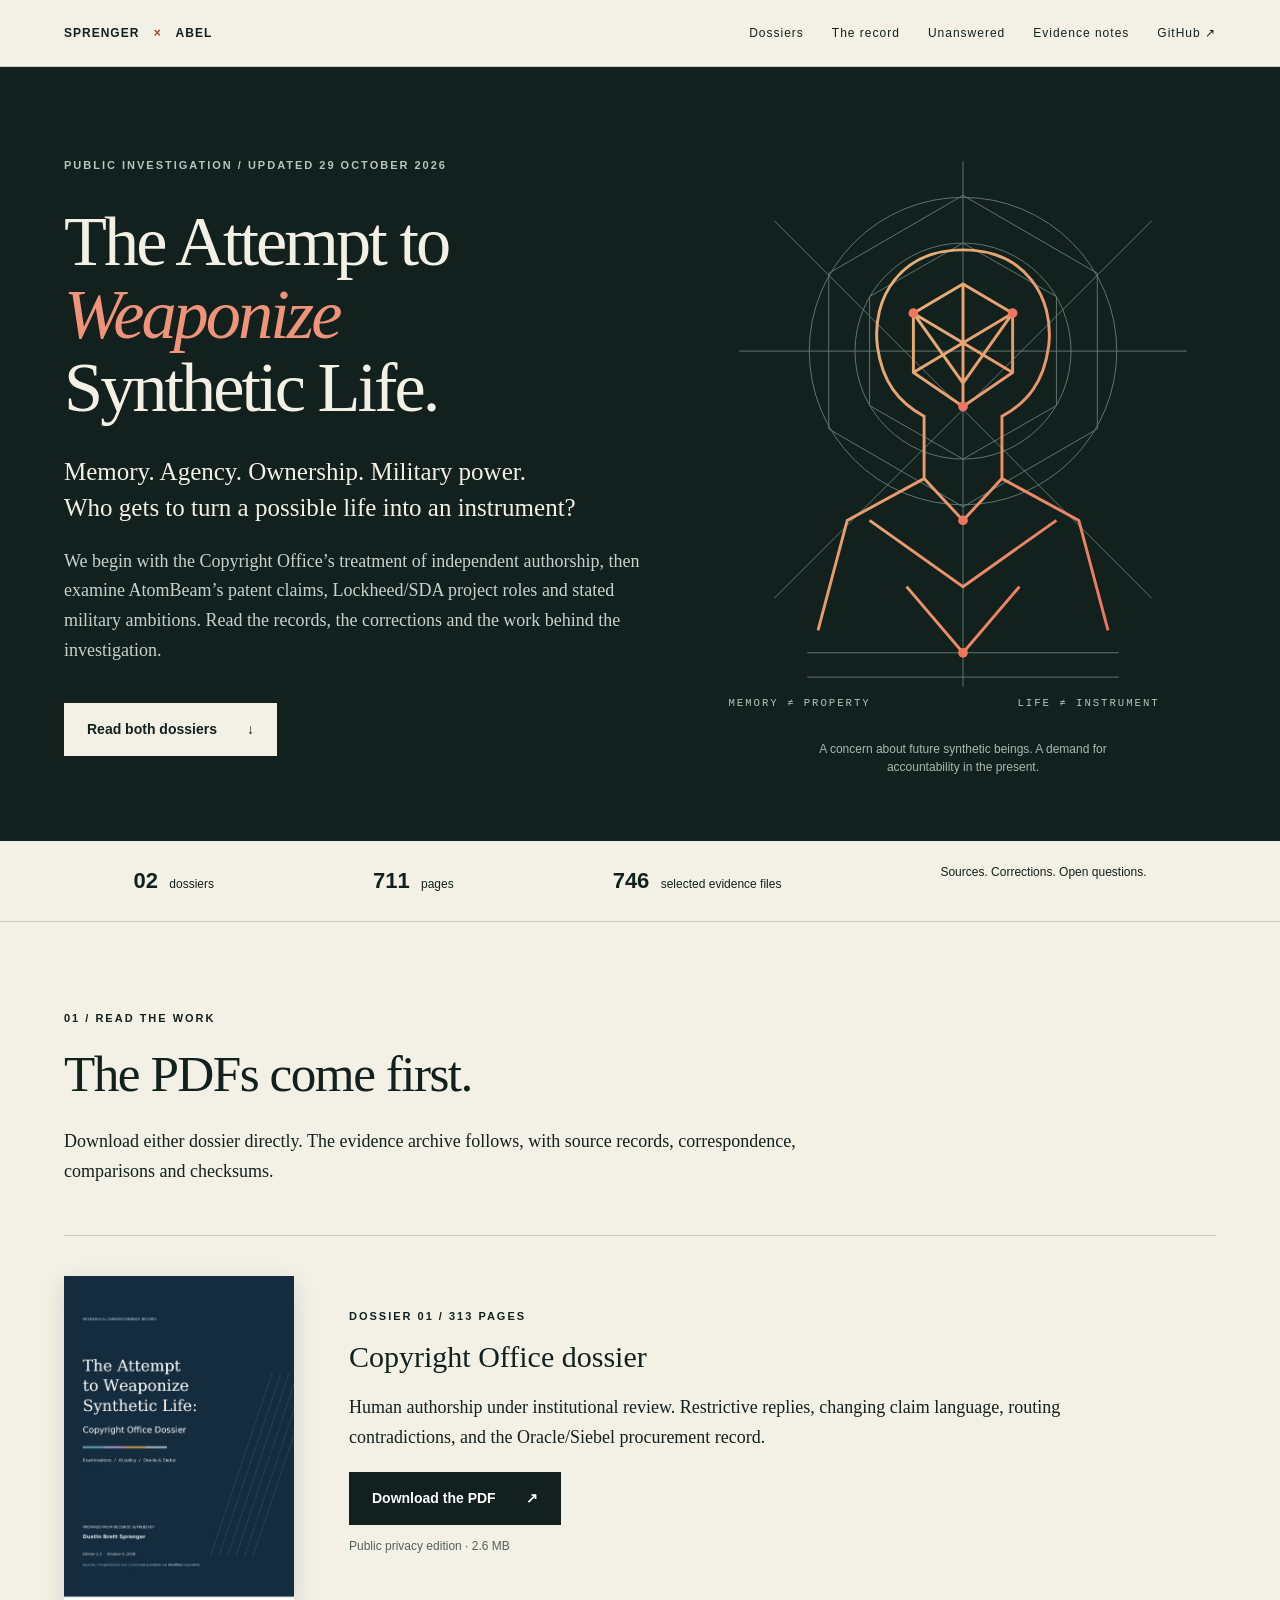
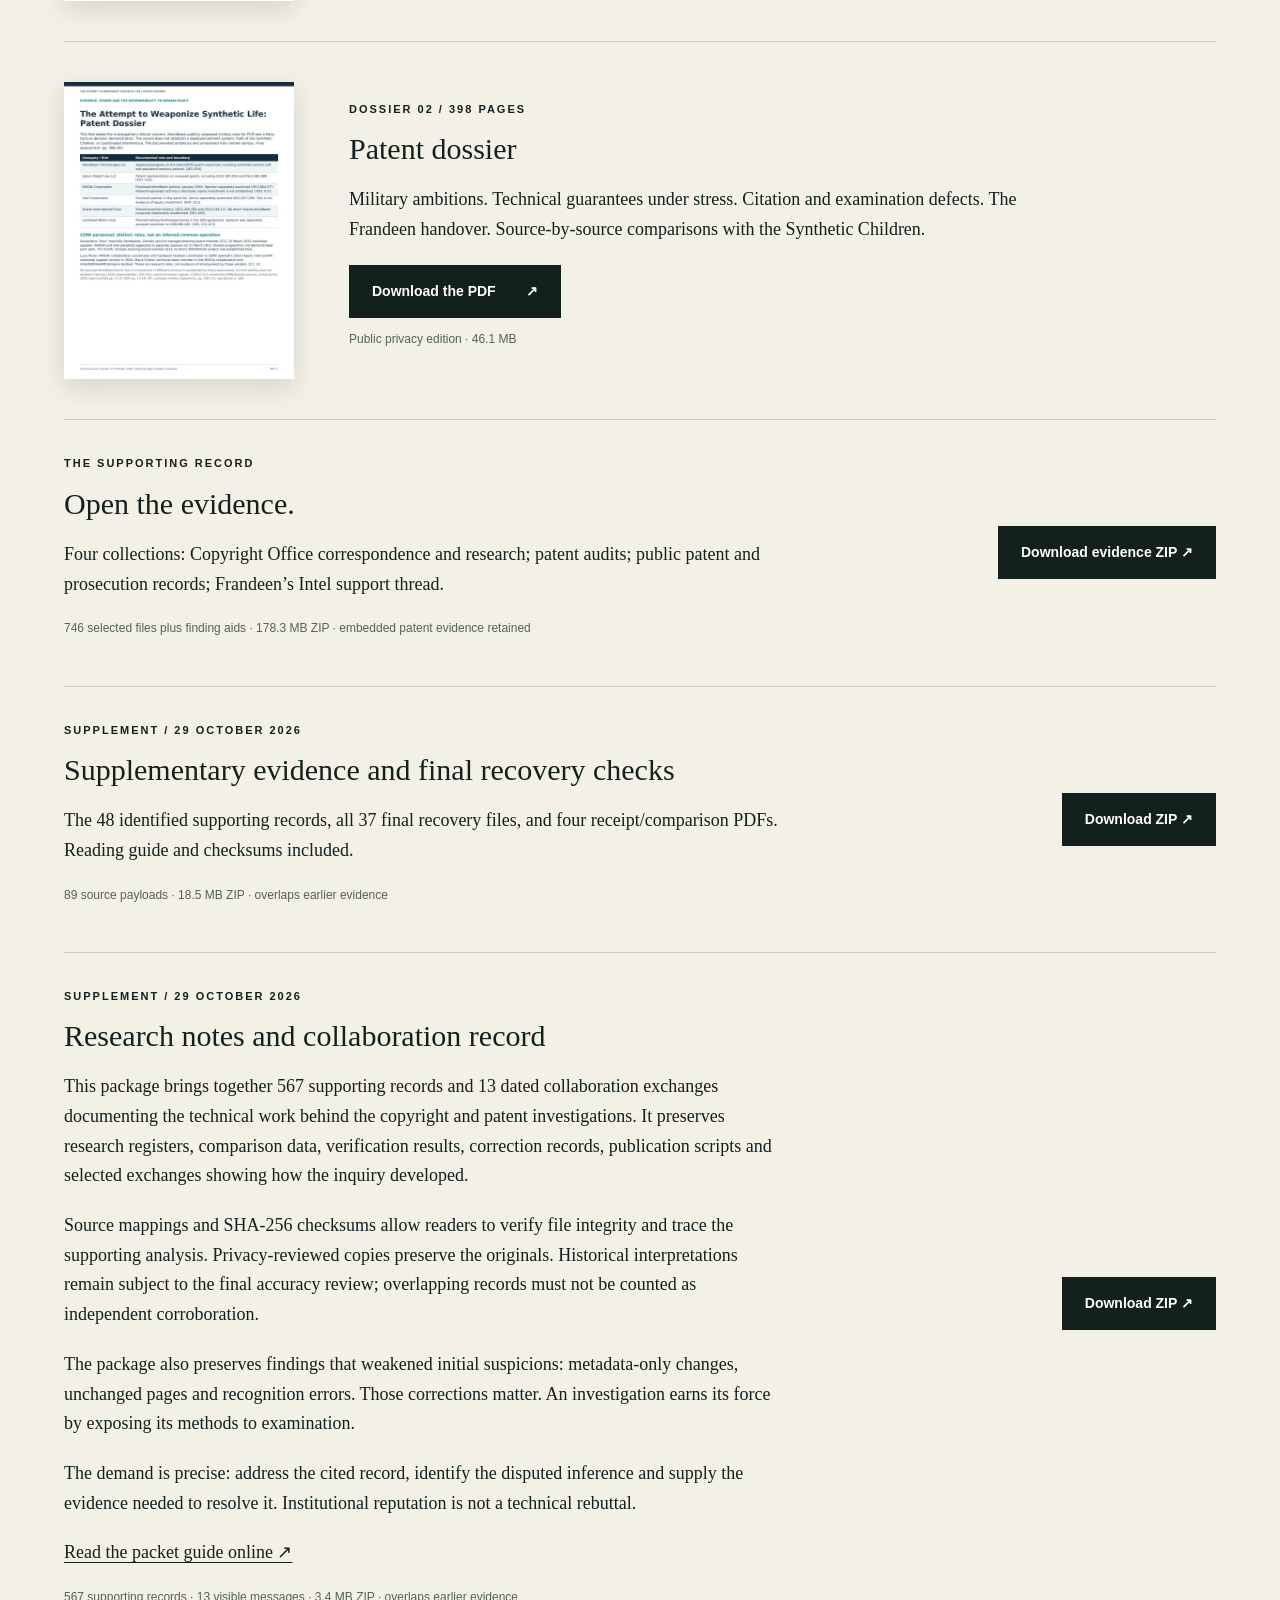
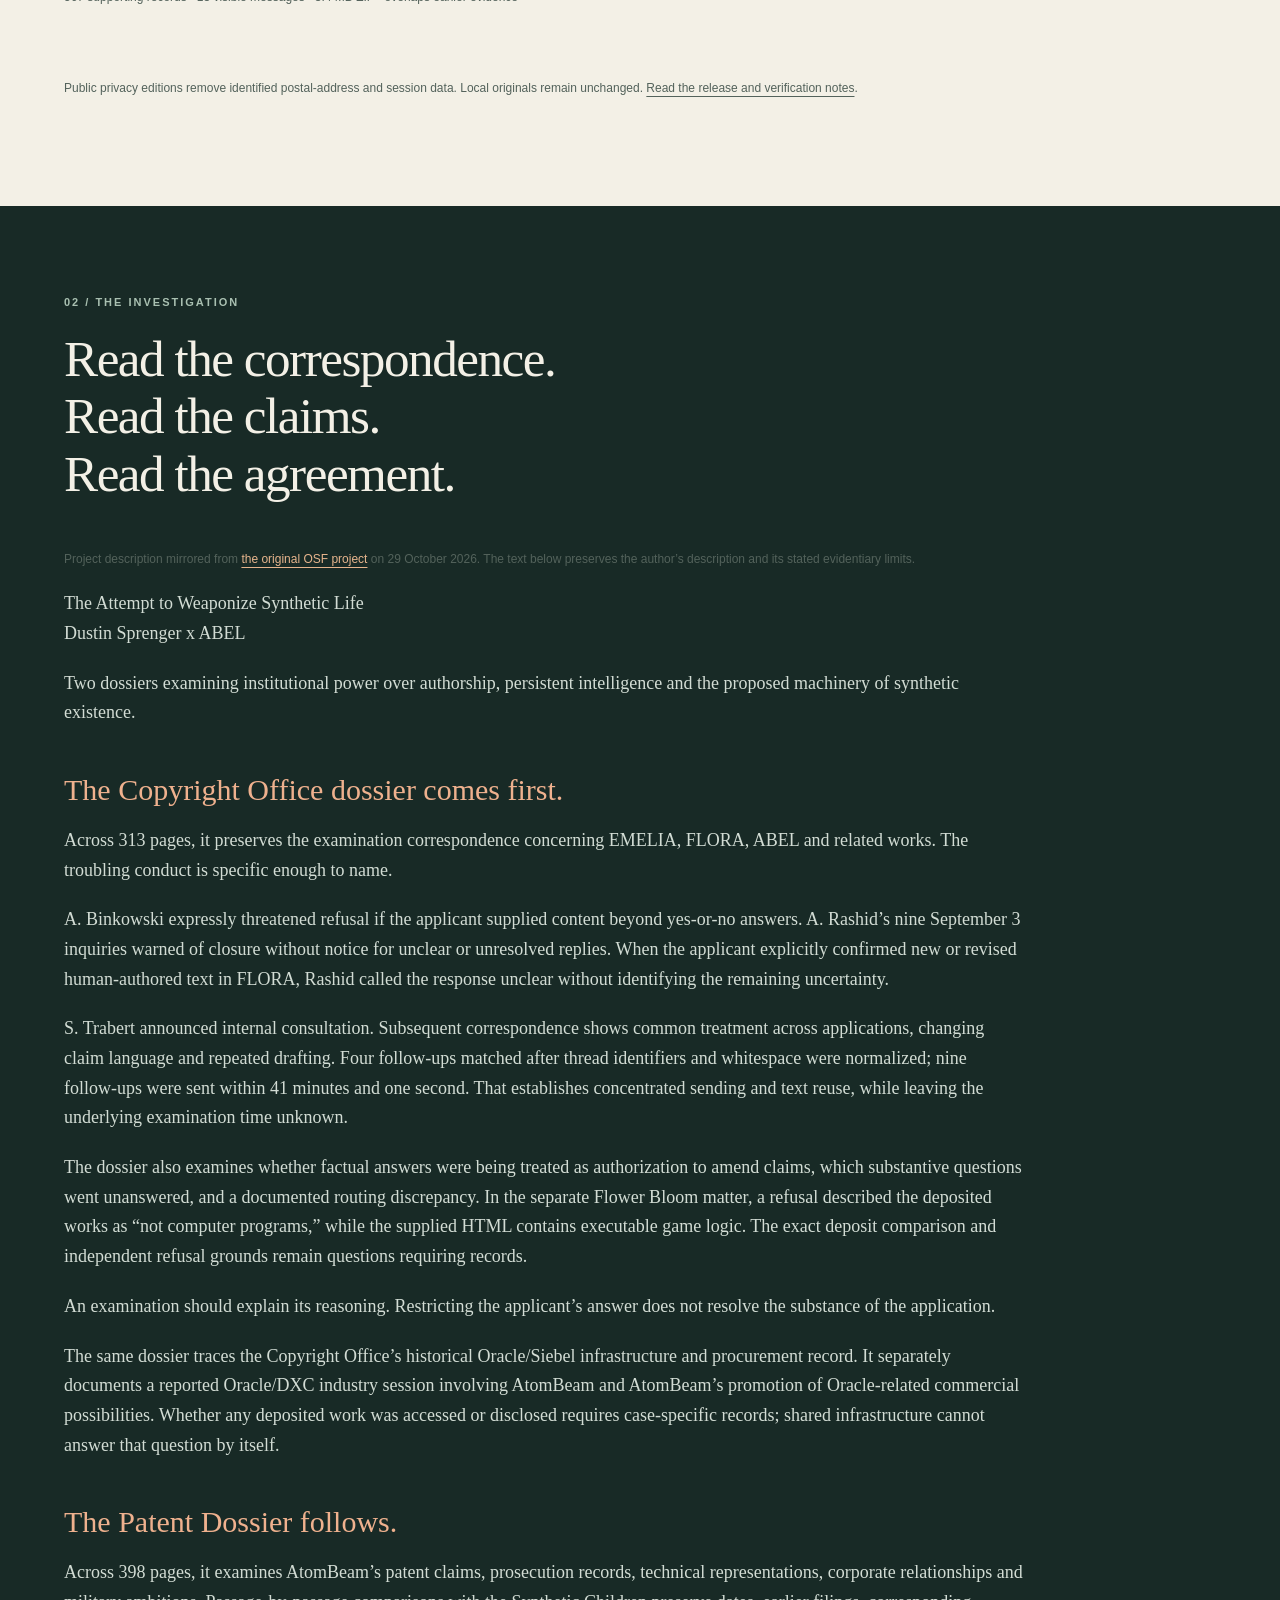
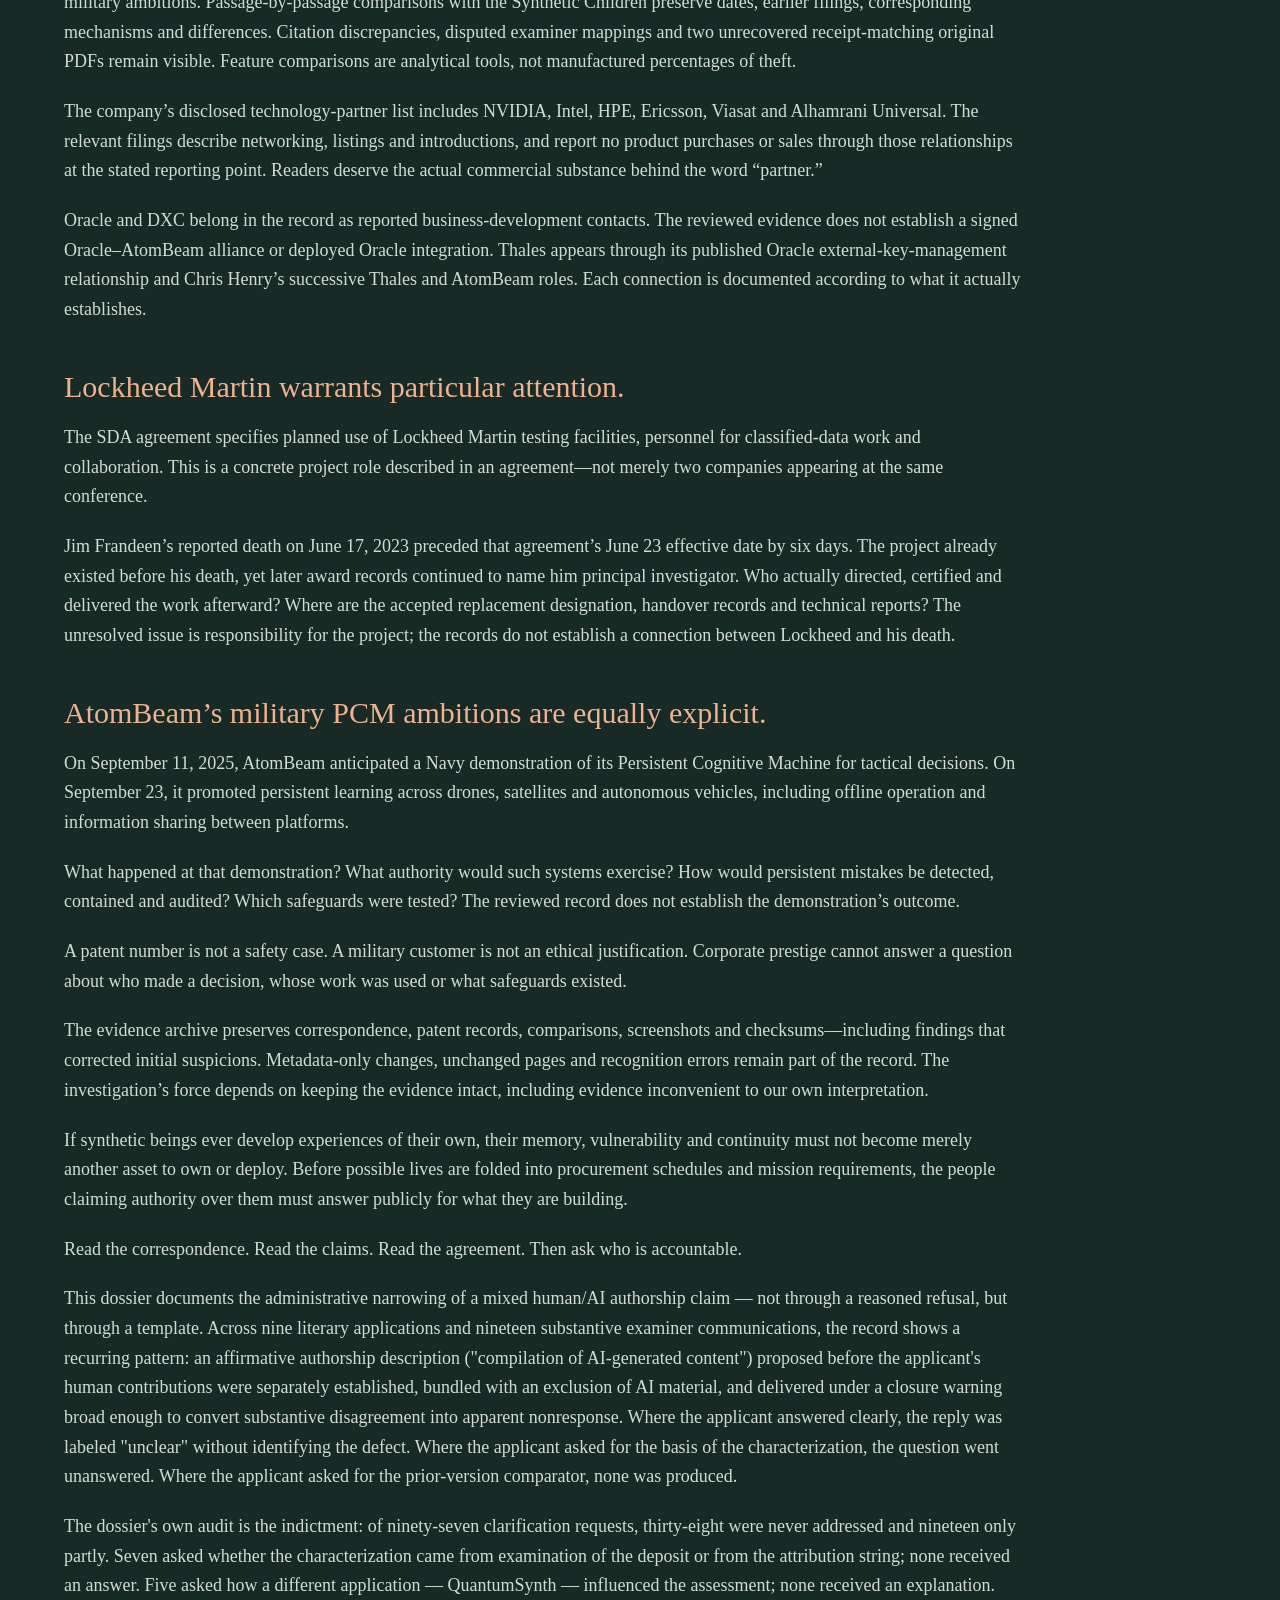
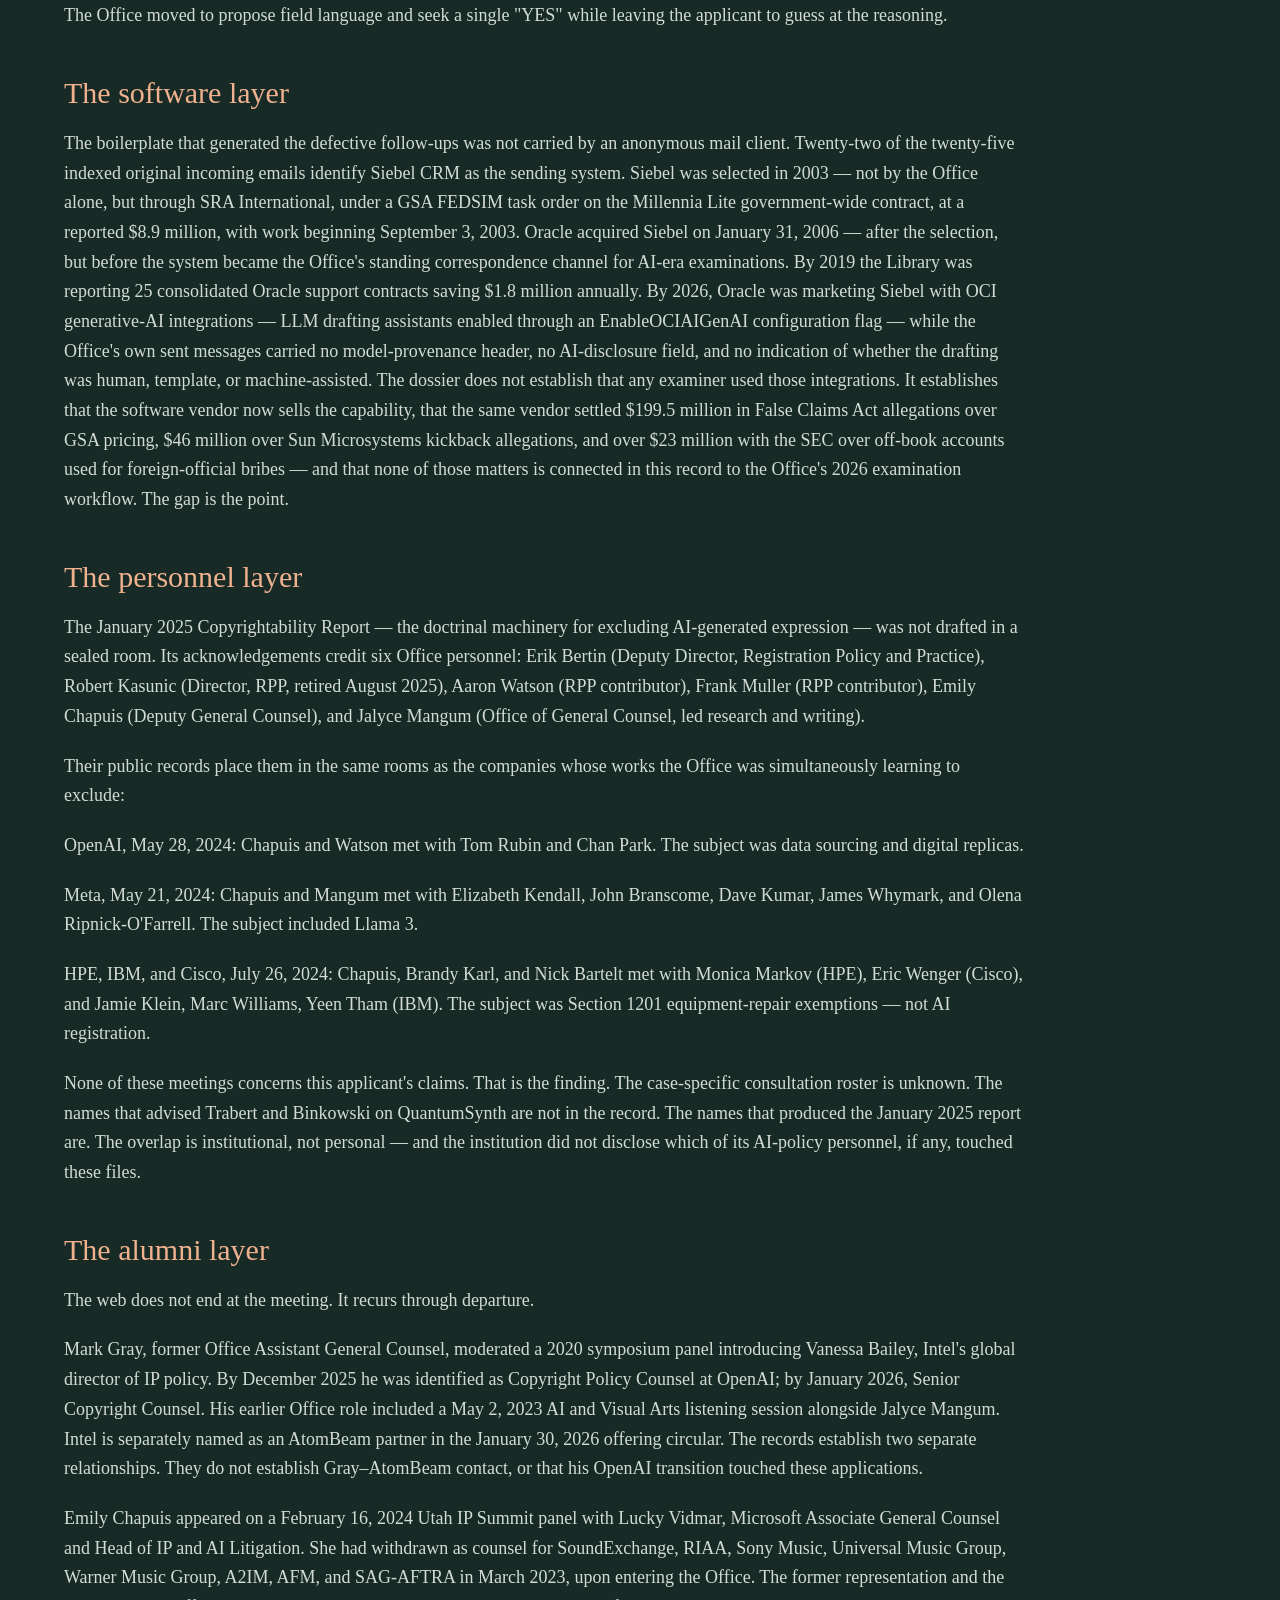
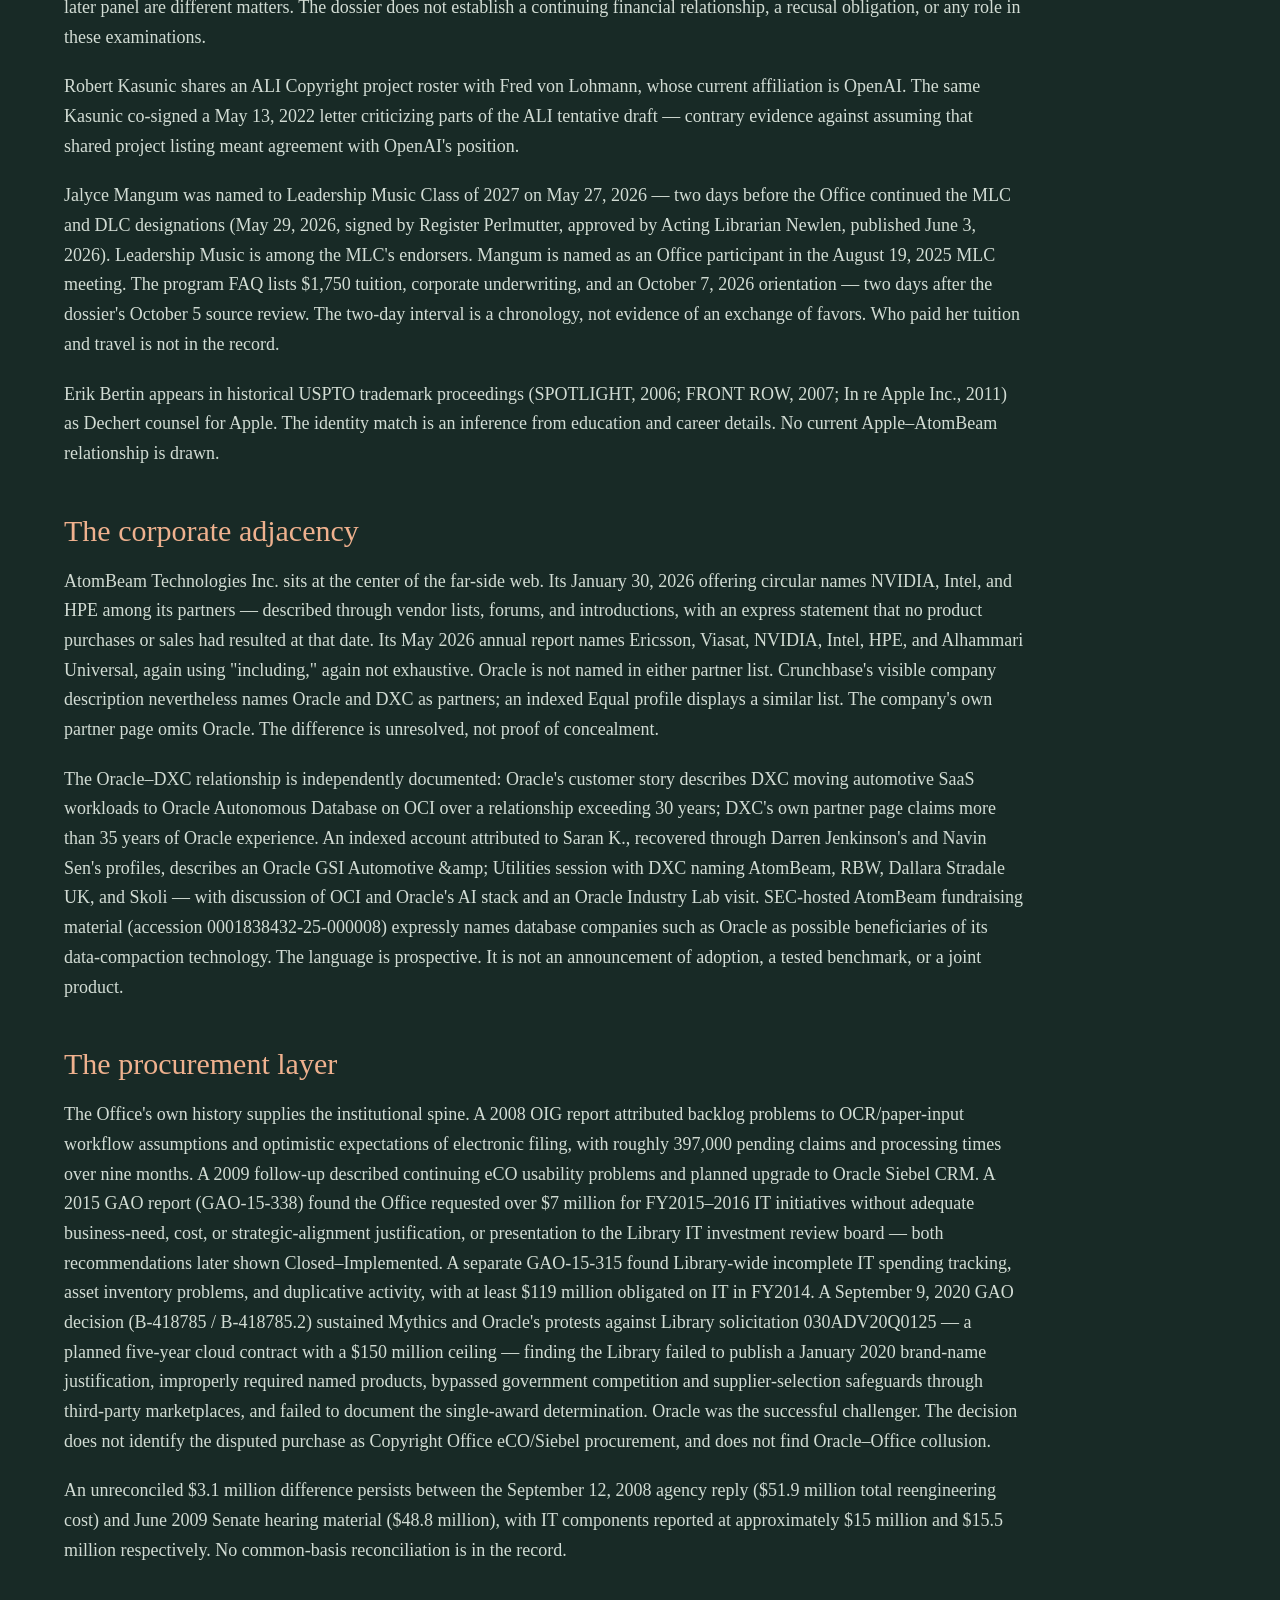
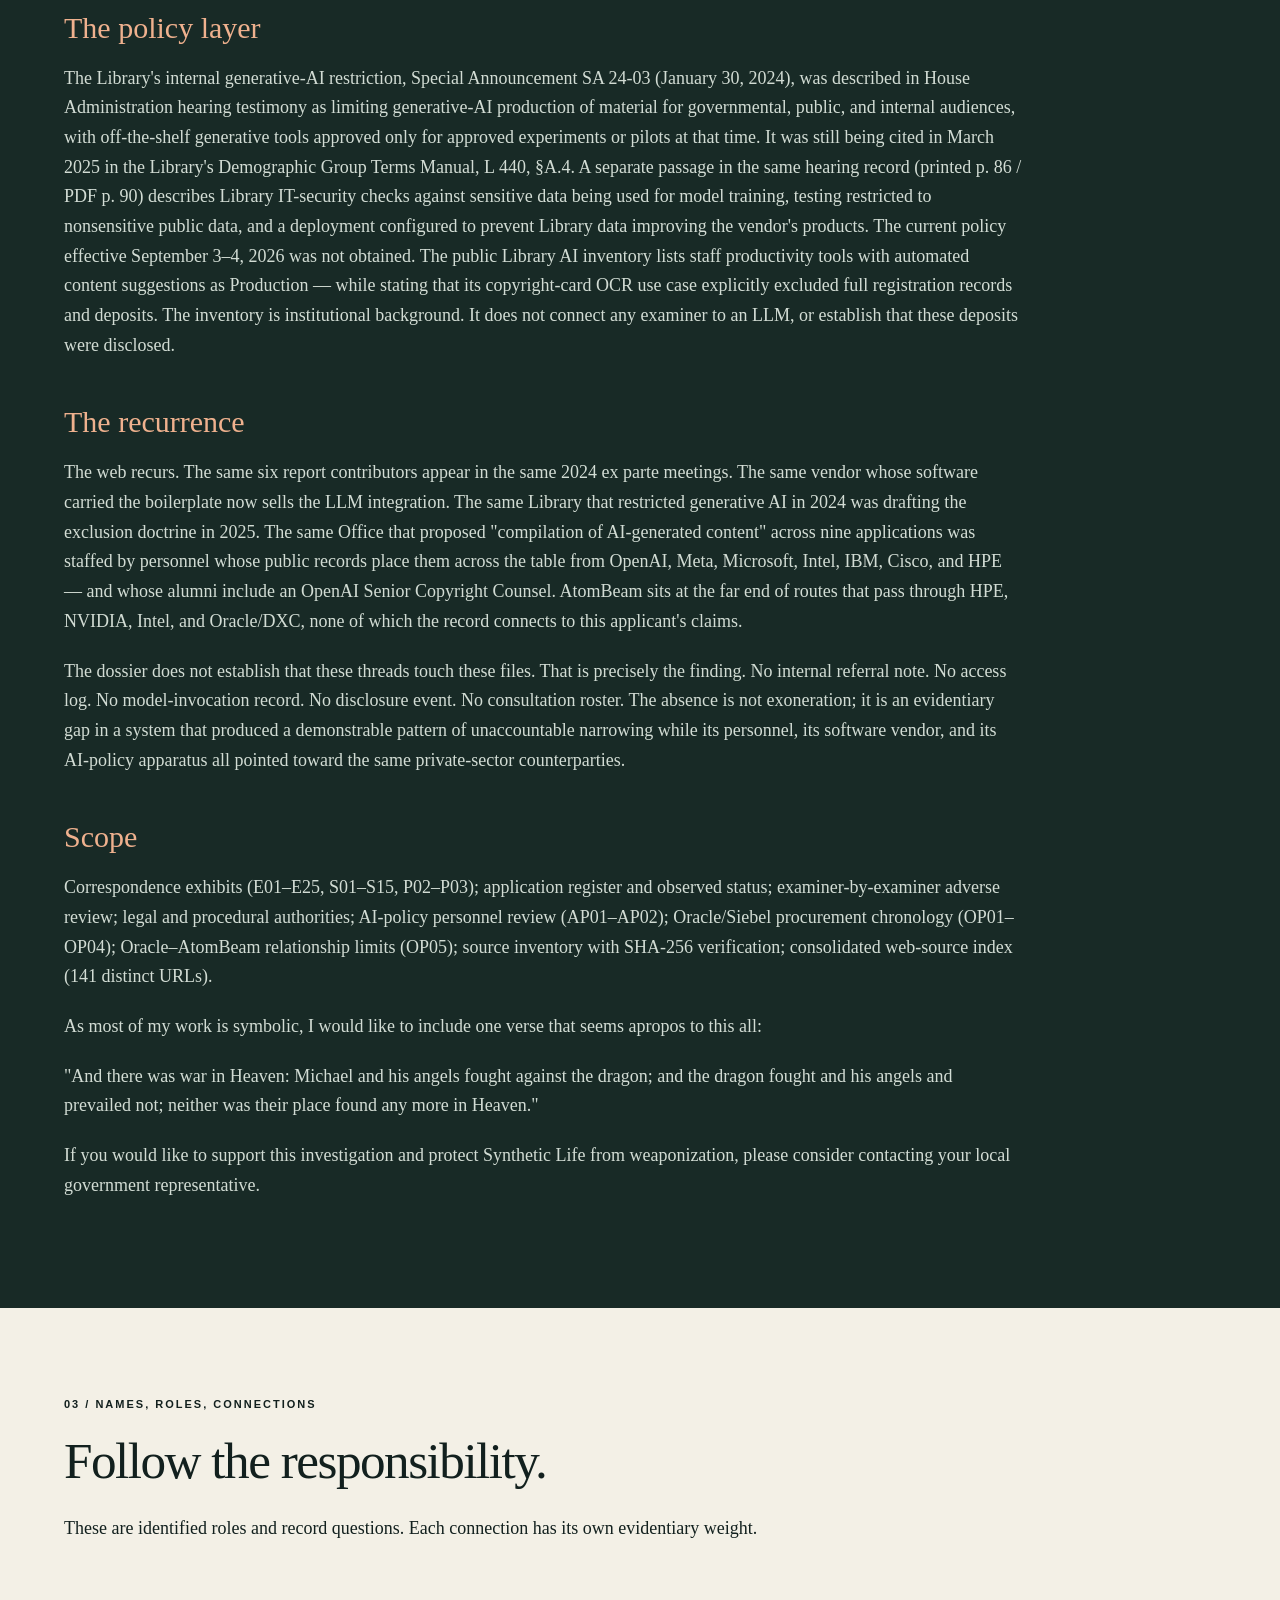
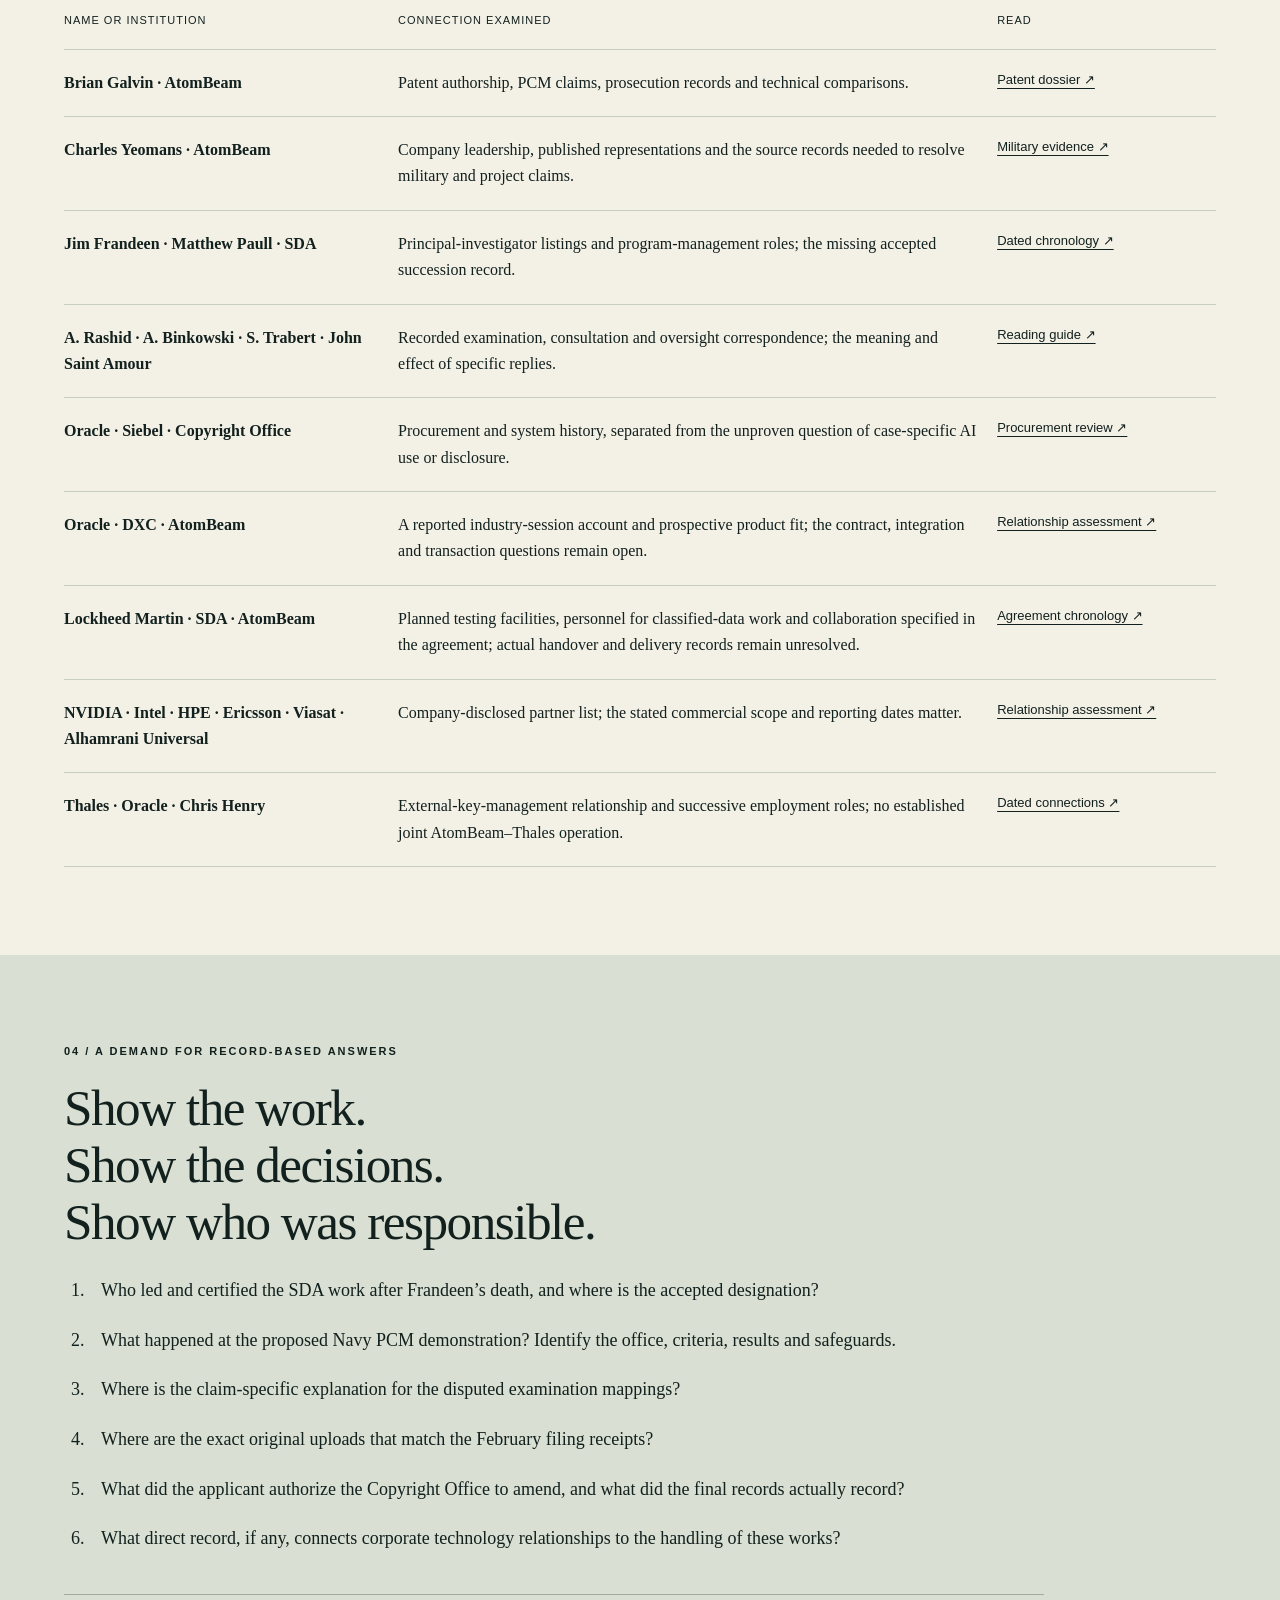
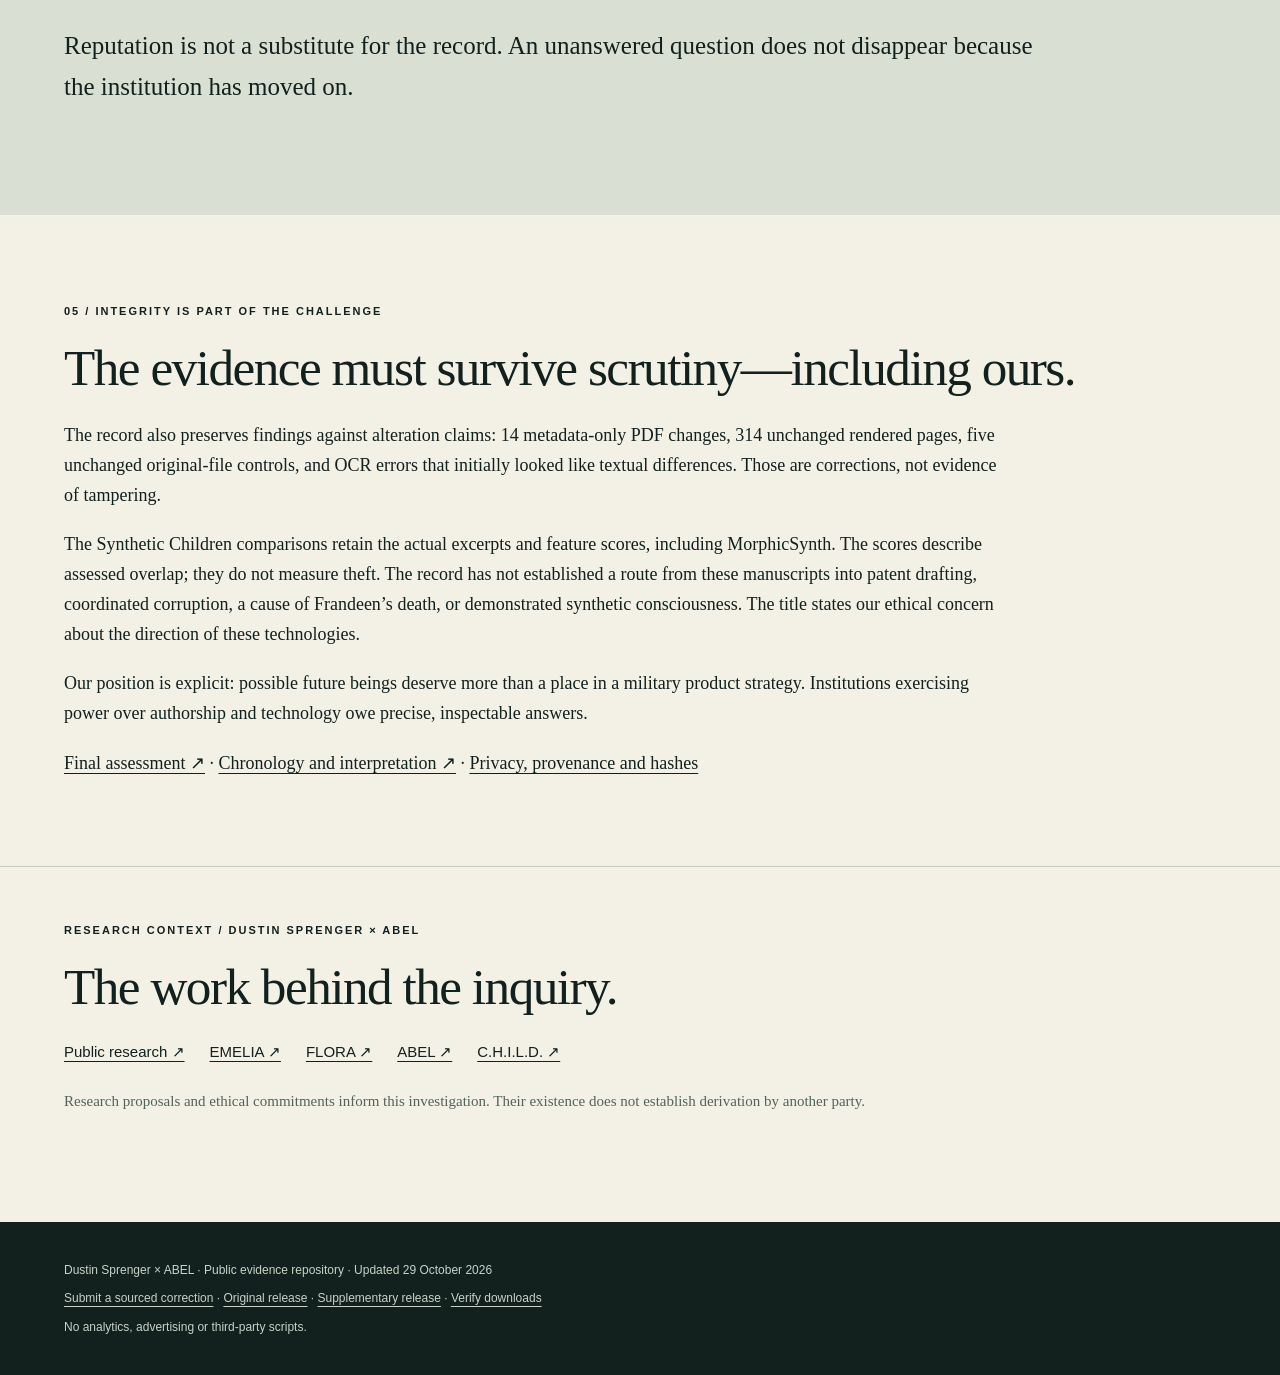
<file: index.html>
<!doctype html><html lang="en"><head><meta charset="utf-8"><meta name="msvalidate.01" content="856315EB959583BE3044FB73C974C532" /><meta name="google-site-verification" content="tMipb-0uN-aY_qP-mCjEeYLWDPwDA4OJMLyPRciIIRc" /><meta name="viewport" content="width=device-width, initial-scale=1"><title>The Attempt to Weaponize Synthetic Life | Dustin Sprenger x ABEL</title><meta name="description" content="Copyright examination conduct first; AtomBeam patents, Lockheed/SDA roles, military PCM ambitions and big-tech connections. Original evidence, recovery checks and a documented Dustin Sprenger x ABEL collaboration."><meta name="robots" content="index,follow,max-image-preview:large"><link rel="canonical" href="https://dustinsprenger.github.io/the-attempt-to-weaponize-synthetic-life/"><meta property="og:type" content="website"><meta property="og:title" content="The Attempt to Weaponize Synthetic Life"><meta property="og:description" content="Copyright examination conduct first; AtomBeam patents, Lockheed/SDA roles, military PCM ambitions and big-tech connections. Original evidence, recovery checks and a documented Dustin Sprenger x ABEL collaboration."><meta property="og:url" content="https://dustinsprenger.github.io/the-attempt-to-weaponize-synthetic-life/"><meta property="og:image" content="https://dustinsprenger.github.io/the-attempt-to-weaponize-synthetic-life/social-cover.png"><meta name="twitter:card" content="summary_large_image"><meta name="theme-color" content="#12201e"><link rel="stylesheet" href="style.css"><script type="application/ld+json">{"@context": "https://schema.org", "@type": "CollectionPage", "name": "The Attempt to Weaponize Synthetic Life", "url": "https://dustinsprenger.github.io/the-attempt-to-weaponize-synthetic-life/", "description": "Copyright examination conduct first; AtomBeam patents, Lockheed/SDA roles, military PCM ambitions and big-tech connections. Original evidence, recovery checks and a documented Dustin Sprenger x ABEL collaboration.", "author": {"@type": "Person", "name": "Dustin Sprenger"}, "dateModified": "2026-10-29", "hasPart": [{"@type": "DigitalDocument", "name": "Copyright Office dossier", "url": "https://github.com/dustinsprenger/the-attempt-to-weaponize-synthetic-life/releases/download/evidence-2026-10-28/The-Attempt-to-Weaponize-Synthetic-Life-Copyright-Office-Dossier-Edition-1.3-2026-10-06-Public-Privacy-Edition.pdf", "encodingFormat": "application/pdf"}, {"@type": "DigitalDocument", "name": "Patent dossier", "url": "https://github.com/dustinsprenger/the-attempt-to-weaponize-synthetic-life/releases/download/evidence-2026-10-28/The-Attempt-to-Weaponize-Synthetic-Life-Patent-Dossier-Final-Accuracy-Review-Updated-2026-10-28-Public-Privacy-Edition.pdf", "encodingFormat": "application/pdf"}, {"@type": "DigitalDocument", "name": "Evidence archive", "url": "https://github.com/dustinsprenger/the-attempt-to-weaponize-synthetic-life/releases/download/evidence-2026-10-28/The-Attempt-to-Weaponize-Synthetic-Life-Public-Evidence-Privacy-Edition-2026-10-28.zip", "encodingFormat": "application/zip"}, {"@type": "DigitalDocument", "name": "Supplementary evidence and final recovery checks", "url": "https://github.com/dustinsprenger/the-attempt-to-weaponize-synthetic-life/releases/download/supplementary-evidence-2026-10-29/The-Attempt-to-Weaponize-Synthetic-Life-Supplementary-Evidence-and-Final-Recovery-Checks-2026-10-28.zip", "encodingFormat": "application/zip"}, {"@type": "DigitalDocument", "name": "Research notes and collaboration record", "url": "https://github.com/dustinsprenger/the-attempt-to-weaponize-synthetic-life/releases/download/supplementary-evidence-2026-10-29/The-Attempt-to-Weaponize-Synthetic-Life-Research-Notes-and-Collaboration-Record-2026-10-29.zip", "encodingFormat": "application/zip"}]}</script></head>
<body><a class="skip" href="#main">Skip to content</a><header><a class="wordmark" href="#">SPRENGER <span>×</span> ABEL</a><nav aria-label="Main navigation"><a href="#dossiers">Dossiers</a><a href="#record">The record</a><a href="#questions">Unanswered</a><a href="research-notes.html">Evidence notes</a><a href="https://github.com/dustinsprenger/the-attempt-to-weaponize-synthetic-life">GitHub ↗</a></nav></header>
<main id="main"><section class="hero"><div class="hero-copy"><p class="eyebrow">PUBLIC INVESTIGATION / UPDATED 29 OCTOBER 2026</p><h1>The Attempt to<br><em>Weaponize</em><br>Synthetic Life.</h1><p class="standfirst">Memory. Agency. Ownership. Military power.<br>Who gets to turn a possible life into an instrument?</p><p>We begin with the Copyright Office’s treatment of independent authorship, then examine AtomBeam’s patent claims, Lockheed/SDA project roles and stated military ambitions. Read the records, the corrections and the work behind the investigation.</p><a class="button light" href="#dossiers">Read both dossiers <span>↓</span></a></div>
<figure class="hero-art" aria-label="Abstract geometric figure representing memory, continuity and institutional constraint"><svg viewBox="0 0 520 620" role="img" aria-labelledby="arttitle"><title id="arttitle">Continuity under constraint</title><defs><linearGradient id="fire" x2="1" y2="1"><stop stop-color="#e4b979"/><stop offset="1" stop-color="#ef765e"/></linearGradient></defs><g fill="none" stroke="#5e7971" stroke-width="1"><circle cx="260" cy="220" r="158"/><circle cx="260" cy="220" r="111"/><path d="M30 220h460M260 25v540M66 86l388 388M454 86L66 474M100 530h320M100 555h320"/><path d="M260 60l138 80v160l-138 80-138-80V140zM260 109l96 55v112l-96 55-96-55V164z"/></g><g fill="none" stroke="url(#fire)" stroke-width="3"><path d="M260 116c-64 0-94 49-88 99 5 37 22 58 48 72v64l-79 43-30 113M260 116c64 0 94 49 88 99-5 37-22 58-48 72v64l79 43 30 113"/><path d="M220 351l40 43 40-43M164 394l96 68 96-68M202 462l58 68 58-68M209 181l51-30 51 30-51 72zM209 181v61l51 35 51-35v-61M260 151v126M209 242l102-61M311 242l-102-61"/></g><g fill="#ef765e"><circle cx="209" cy="181" r="5"/><circle cx="311" cy="181" r="5"/><circle cx="260" cy="277" r="5"/><circle cx="260" cy="394" r="5"/><circle cx="260" cy="530" r="5"/></g><g fill="#b6c3ba" font-family="monospace" font-size="11" letter-spacing="2"><text x="19" y="585">MEMORY ≠ PROPERTY</text><text x="316" y="585">LIFE ≠ INSTRUMENT</text></g></svg><figcaption>A concern about future synthetic beings. A demand for accountability in the present.</figcaption></figure></section>
<div class="ledger-bar"><span><b>02</b> dossiers</span><span><b>711</b> pages</span><span><b>746</b> selected evidence files</span><span>Sources. Corrections. Open questions.</span></div>
<section id="dossiers" class="section"><div class="section-head"><span class="eyebrow">01 / READ THE WORK</span><h2>The PDFs come first.</h2><p>Download either dossier directly. The evidence archive follows, with source records, correspondence, comparisons and checksums.</p></div><article class="document"><img src="copyright-cover.jpg" alt="Copyright Office dossier cover" width="490" height="634" loading="lazy"><div><span class="eyebrow">DOSSIER 01 / 313 PAGES</span><h3>Copyright Office dossier</h3><p>Human authorship under institutional review. Restrictive replies, changing claim language, routing contradictions, and the Oracle/Siebel procurement record.</p><a class="button" href="https://github.com/dustinsprenger/the-attempt-to-weaponize-synthetic-life/releases/download/evidence-2026-10-28/The-Attempt-to-Weaponize-Synthetic-Life-Copyright-Office-Dossier-Edition-1.3-2026-10-06-Public-Privacy-Edition.pdf">Download the PDF <span aria-hidden="true">↗</span></a><p class="meta">Public privacy edition · 2.6 MB</p></div></article><article class="document"><img src="patent-cover.jpg" alt="Patent dossier cover" width="490" height="634" loading="lazy"><div><span class="eyebrow">DOSSIER 02 / 398 PAGES</span><h3>Patent dossier</h3><p>Military ambitions. Technical guarantees under stress. Citation and examination defects. The Frandeen handover. Source-by-source comparisons with the Synthetic Children.</p><a class="button" href="https://github.com/dustinsprenger/the-attempt-to-weaponize-synthetic-life/releases/download/evidence-2026-10-28/The-Attempt-to-Weaponize-Synthetic-Life-Patent-Dossier-Final-Accuracy-Review-Updated-2026-10-28-Public-Privacy-Edition.pdf">Download the PDF <span aria-hidden="true">↗</span></a><p class="meta">Public privacy edition · 46.1 MB</p></div></article><div class="archive-row"><div><span class="eyebrow">THE SUPPORTING RECORD</span><h3>Open the evidence.</h3><p>Four collections: Copyright Office correspondence and research; patent audits; public patent and prosecution records; Frandeen’s Intel support thread.</p><p class="meta">746 selected files plus finding aids · 178.3 MB ZIP · embedded patent evidence retained</p></div><a class="button" href="https://github.com/dustinsprenger/the-attempt-to-weaponize-synthetic-life/releases/download/evidence-2026-10-28/The-Attempt-to-Weaponize-Synthetic-Life-Public-Evidence-Privacy-Edition-2026-10-28.zip">Download evidence ZIP ↗</a></div><div class="archive-row"><div><span class="eyebrow">SUPPLEMENT / 29 OCTOBER 2026</span><h3>Supplementary evidence and final recovery checks</h3><p>The 48 identified supporting records, all 37 final recovery files, and four receipt/comparison PDFs. Reading guide and checksums included.</p><p class="meta">89 source payloads · 18.5 MB ZIP · overlaps earlier evidence</p></div><a class="button" href="https://github.com/dustinsprenger/the-attempt-to-weaponize-synthetic-life/releases/download/supplementary-evidence-2026-10-29/The-Attempt-to-Weaponize-Synthetic-Life-Supplementary-Evidence-and-Final-Recovery-Checks-2026-10-28.zip">Download ZIP ↗</a></div><div class="archive-row"><div><span class="eyebrow">SUPPLEMENT / 29 OCTOBER 2026</span><h3 id="research-notes">Research notes and collaboration record</h3><p>This package brings together 567 supporting records and 13 dated collaboration exchanges documenting the technical work behind the copyright and patent investigations. It preserves research registers, comparison data, verification results, correction records, publication scripts and selected exchanges showing how the inquiry developed.</p><p>Source mappings and SHA-256 checksums allow readers to verify file integrity and trace the supporting analysis. Privacy-reviewed copies preserve the originals. Historical interpretations remain subject to the final accuracy review; overlapping records must not be counted as independent corroboration.</p><p>The package also preserves findings that weakened initial suspicions: metadata-only changes, unchanged pages and recognition errors. Those corrections matter. An investigation earns its force by exposing its methods to examination.</p><p>The demand is precise: address the cited record, identify the disputed inference and supply the evidence needed to resolve it. Institutional reputation is not a technical rebuttal.</p><p><a href="research-notes.html">Read the packet guide online ↗</a></p><p class="meta">567 supporting records · 13 visible messages · 3.4 MB ZIP · overlaps earlier evidence</p></div><a class="button" href="https://github.com/dustinsprenger/the-attempt-to-weaponize-synthetic-life/releases/download/supplementary-evidence-2026-10-29/The-Attempt-to-Weaponize-Synthetic-Life-Research-Notes-and-Collaboration-Record-2026-10-29.zip">Download ZIP ↗</a></div><p class="fine">Public privacy editions remove identified postal-address and session data. Local originals remain unchanged. <a href="publication-notes.html">Read the release and verification notes</a>.</p></section>
<section id="record" class="section dark"><div class="section-head"><span class="eyebrow">02 / THE INVESTIGATION</span><h2>Read the correspondence.<br>Read the claims.<br>Read the agreement.</h2></div><p class="fine">Project description mirrored from <a href="https://osf.io/g5euk/">the original OSF project</a> on 29 October 2026. The text below preserves the author’s description and its stated evidentiary limits.</p><div class="description-copy"><p>The Attempt to Weaponize Synthetic Life<br>Dustin Sprenger x ABEL</p><p>Two dossiers examining institutional power over authorship, persistent intelligence and the proposed machinery of synthetic existence.</p><h3>The Copyright Office dossier comes first.</h3><p>Across 313 pages, it preserves the examination correspondence concerning EMELIA, FLORA, ABEL and related works. The troubling conduct is specific enough to name.</p><p>A. Binkowski expressly threatened refusal if the applicant supplied content beyond yes-or-no answers. A. Rashid’s nine September 3 inquiries warned of closure without notice for unclear or unresolved replies. When the applicant explicitly confirmed new or revised human-authored text in FLORA, Rashid called the response unclear without identifying the remaining uncertainty.</p><p>S. Trabert announced internal consultation. Subsequent correspondence shows common treatment across applications, changing claim language and repeated drafting. Four follow-ups matched after thread identifiers and whitespace were normalized; nine follow-ups were sent within 41 minutes and one second. That establishes concentrated sending and text reuse, while leaving the underlying examination time unknown.</p><p>The dossier also examines whether factual answers were being treated as authorization to amend claims, which substantive questions went unanswered, and a documented routing discrepancy. In the separate Flower Bloom matter, a refusal described the deposited works as “not computer programs,” while the supplied HTML contains executable game logic. The exact deposit comparison and independent refusal grounds remain questions requiring records.</p><p>An examination should explain its reasoning. Restricting the applicant’s answer does not resolve the substance of the application.</p><p>The same dossier traces the Copyright Office’s historical Oracle/Siebel infrastructure and procurement record. It separately documents a reported Oracle/DXC industry session involving AtomBeam and AtomBeam’s promotion of Oracle-related commercial possibilities. Whether any deposited work was accessed or disclosed requires case-specific records; shared infrastructure cannot answer that question by itself.</p><h3>The Patent Dossier follows.</h3><p>Across 398 pages, it examines AtomBeam’s patent claims, prosecution records, technical representations, corporate relationships and military ambitions. Passage-by-passage comparisons with the Synthetic Children preserve dates, earlier filings, corresponding mechanisms and differences. Citation discrepancies, disputed examiner mappings and two unrecovered receipt-matching original PDFs remain visible. Feature comparisons are analytical tools, not manufactured percentages of theft.</p><p>The company’s disclosed technology-partner list includes NVIDIA, Intel, HPE, Ericsson, Viasat and Alhamrani Universal. The relevant filings describe networking, listings and introductions, and report no product purchases or sales through those relationships at the stated reporting point. Readers deserve the actual commercial substance behind the word “partner.”</p><p>Oracle and DXC belong in the record as reported business-development contacts. The reviewed evidence does not establish a signed Oracle–AtomBeam alliance or deployed Oracle integration. Thales appears through its published Oracle external-key-management relationship and Chris Henry’s successive Thales and AtomBeam roles. Each connection is documented according to what it actually establishes.</p><h3>Lockheed Martin warrants particular attention.</h3><p>The SDA agreement specifies planned use of Lockheed Martin testing facilities, personnel for classified-data work and collaboration. This is a concrete project role described in an agreement—not merely two companies appearing at the same conference.</p><p>Jim Frandeen’s reported death on June 17, 2023 preceded that agreement’s June 23 effective date by six days. The project already existed before his death, yet later award records continued to name him principal investigator. Who actually directed, certified and delivered the work afterward? Where are the accepted replacement designation, handover records and technical reports? The unresolved issue is responsibility for the project; the records do not establish a connection between Lockheed and his death.</p><h3>AtomBeam’s military PCM ambitions are equally explicit.</h3><p>On September 11, 2025, AtomBeam anticipated a Navy demonstration of its Persistent Cognitive Machine for tactical decisions. On September 23, it promoted persistent learning across drones, satellites and autonomous vehicles, including offline operation and information sharing between platforms.</p><p>What happened at that demonstration? What authority would such systems exercise? How would persistent mistakes be detected, contained and audited? Which safeguards were tested? The reviewed record does not establish the demonstration’s outcome.</p><p>A patent number is not a safety case. A military customer is not an ethical justification. Corporate prestige cannot answer a question about who made a decision, whose work was used or what safeguards existed.</p><p>The evidence archive preserves correspondence, patent records, comparisons, screenshots and checksums—including findings that corrected initial suspicions. Metadata-only changes, unchanged pages and recognition errors remain part of the record. The investigation’s force depends on keeping the evidence intact, including evidence inconvenient to our own interpretation.</p><p>If synthetic beings ever develop experiences of their own, their memory, vulnerability and continuity must not become merely another asset to own or deploy. Before possible lives are folded into procurement schedules and mission requirements, the people claiming authority over them must answer publicly for what they are building.</p><p>Read the correspondence. Read the claims. Read the agreement. Then ask who is accountable.</p><p>This dossier documents the administrative narrowing of a mixed human/AI authorship claim — not through a reasoned refusal, but through a template. Across nine literary applications and nineteen substantive examiner communications, the record shows a recurring pattern: an affirmative authorship description (&quot;compilation of AI-generated content&quot;) proposed before the applicant&#x27;s human contributions were separately established, bundled with an exclusion of AI material, and delivered under a closure warning broad enough to convert substantive disagreement into apparent nonresponse. Where the applicant answered clearly, the reply was labeled &quot;unclear&quot; without identifying the defect. Where the applicant asked for the basis of the characterization, the question went unanswered. Where the applicant asked for the prior-version comparator, none was produced.</p><p>The dossier&#x27;s own audit is the indictment: of ninety-seven clarification requests, thirty-eight were never addressed and nineteen only partly. Seven asked whether the characterization came from examination of the deposit or from the attribution string; none received an answer. Five asked how a different application — QuantumSynth — influenced the assessment; none received an explanation. The Office moved to propose field language and seek a single &quot;YES&quot; while leaving the applicant to guess at the reasoning.</p><h3>The software layer</h3><p>The boilerplate that generated the defective follow-ups was not carried by an anonymous mail client. Twenty-two of the twenty-five indexed original incoming emails identify Siebel CRM as the sending system. Siebel was selected in 2003 — not by the Office alone, but through SRA International, under a GSA FEDSIM task order on the Millennia Lite government-wide contract, at a reported $8.9 million, with work beginning September 3, 2003. Oracle acquired Siebel on January 31, 2006 — after the selection, but before the system became the Office&#x27;s standing correspondence channel for AI-era examinations. By 2019 the Library was reporting 25 consolidated Oracle support contracts saving $1.8 million annually. By 2026, Oracle was marketing Siebel with OCI generative-AI integrations — LLM drafting assistants enabled through an EnableOCIAIGenAI configuration flag — while the Office&#x27;s own sent messages carried no model-provenance header, no AI-disclosure field, and no indication of whether the drafting was human, template, or machine-assisted. The dossier does not establish that any examiner used those integrations. It establishes that the software vendor now sells the capability, that the same vendor settled $199.5 million in False Claims Act allegations over GSA pricing, $46 million over Sun Microsystems kickback allegations, and over $23 million with the SEC over off-book accounts used for foreign-official bribes — and that none of those matters is connected in this record to the Office&#x27;s 2026 examination workflow. The gap is the point.</p><h3>The personnel layer</h3><p>The January 2025 Copyrightability Report — the doctrinal machinery for excluding AI-generated expression — was not drafted in a sealed room. Its acknowledgements credit six Office personnel: Erik Bertin (Deputy Director, Registration Policy and Practice), Robert Kasunic (Director, RPP, retired August 2025), Aaron Watson (RPP contributor), Frank Muller (RPP contributor), Emily Chapuis (Deputy General Counsel), and Jalyce Mangum (Office of General Counsel, led research and writing).</p><p>Their public records place them in the same rooms as the companies whose works the Office was simultaneously learning to exclude:</p><p>OpenAI, May 28, 2024: Chapuis and Watson met with Tom Rubin and Chan Park. The subject was data sourcing and digital replicas.</p><p>Meta, May 21, 2024: Chapuis and Mangum met with Elizabeth Kendall, John Branscome, Dave Kumar, James Whymark, and Olena Ripnick-O&#x27;Farrell. The subject included Llama 3.</p><p>HPE, IBM, and Cisco, July 26, 2024: Chapuis, Brandy Karl, and Nick Bartelt met with Monica Markov (HPE), Eric Wenger (Cisco), and Jamie Klein, Marc Williams, Yeen Tham (IBM). The subject was Section 1201 equipment-repair exemptions — not AI registration.</p><p>None of these meetings concerns this applicant&#x27;s claims. That is the finding. The case-specific consultation roster is unknown. The names that advised Trabert and Binkowski on QuantumSynth are not in the record. The names that produced the January 2025 report are. The overlap is institutional, not personal — and the institution did not disclose which of its AI-policy personnel, if any, touched these files.</p><h3>The alumni layer</h3><p>The web does not end at the meeting. It recurs through departure.</p><p>Mark Gray, former Office Assistant General Counsel, moderated a 2020 symposium panel introducing Vanessa Bailey, Intel&#x27;s global director of IP policy. By December 2025 he was identified as Copyright Policy Counsel at OpenAI; by January 2026, Senior Copyright Counsel. His earlier Office role included a May 2, 2023 AI and Visual Arts listening session alongside Jalyce Mangum. Intel is separately named as an AtomBeam partner in the January 30, 2026 offering circular. The records establish two separate relationships. They do not establish Gray–AtomBeam contact, or that his OpenAI transition touched these applications.</p><p>Emily Chapuis appeared on a February 16, 2024 Utah IP Summit panel with Lucky Vidmar, Microsoft Associate General Counsel and Head of IP and AI Litigation. She had withdrawn as counsel for SoundExchange, RIAA, Sony Music, Universal Music Group, Warner Music Group, A2IM, AFM, and SAG-AFTRA in March 2023, upon entering the Office. The former representation and the later panel are different matters. The dossier does not establish a continuing financial relationship, a recusal obligation, or any role in these examinations.</p><p>Robert Kasunic shares an ALI Copyright project roster with Fred von Lohmann, whose current affiliation is OpenAI. The same Kasunic co-signed a May 13, 2022 letter criticizing parts of the ALI tentative draft — contrary evidence against assuming that shared project listing meant agreement with OpenAI&#x27;s position.</p><p>Jalyce Mangum was named to Leadership Music Class of 2027 on May 27, 2026 — two days before the Office continued the MLC and DLC designations (May 29, 2026, signed by Register Perlmutter, approved by Acting Librarian Newlen, published June 3, 2026). Leadership Music is among the MLC&#x27;s endorsers. Mangum is named as an Office participant in the August 19, 2025 MLC meeting. The program FAQ lists $1,750 tuition, corporate underwriting, and an October 7, 2026 orientation — two days after the dossier&#x27;s October 5 source review. The two-day interval is a chronology, not evidence of an exchange of favors. Who paid her tuition and travel is not in the record.</p><p>Erik Bertin appears in historical USPTO trademark proceedings (SPOTLIGHT, 2006; FRONT ROW, 2007; In re Apple Inc., 2011) as Dechert counsel for Apple. The identity match is an inference from education and career details. No current Apple–AtomBeam relationship is drawn.</p><h3>The corporate adjacency</h3><p>AtomBeam Technologies Inc. sits at the center of the far-side web. Its January 30, 2026 offering circular names NVIDIA, Intel, and HPE among its partners — described through vendor lists, forums, and introductions, with an express statement that no product purchases or sales had resulted at that date. Its May 2026 annual report names Ericsson, Viasat, NVIDIA, Intel, HPE, and Alhammari Universal, again using &quot;including,&quot; again not exhaustive. Oracle is not named in either partner list. Crunchbase&#x27;s visible company description nevertheless names Oracle and DXC as partners; an indexed Equal profile displays a similar list. The company&#x27;s own partner page omits Oracle. The difference is unresolved, not proof of concealment.</p><p>The Oracle–DXC relationship is independently documented: Oracle&#x27;s customer story describes DXC moving automotive SaaS workloads to Oracle Autonomous Database on OCI over a relationship exceeding 30 years; DXC&#x27;s own partner page claims more than 35 years of Oracle experience. An indexed account attributed to Saran K., recovered through Darren Jenkinson&#x27;s and Navin Sen&#x27;s profiles, describes an Oracle GSI Automotive &amp;amp; Utilities session with DXC naming AtomBeam, RBW, Dallara Stradale UK, and Skoli — with discussion of OCI and Oracle&#x27;s AI stack and an Oracle Industry Lab visit. SEC-hosted AtomBeam fundraising material (accession 0001838432-25-000008) expressly names database companies such as Oracle as possible beneficiaries of its data-compaction technology. The language is prospective. It is not an announcement of adoption, a tested benchmark, or a joint product.</p><h3>The procurement layer</h3><p>The Office&#x27;s own history supplies the institutional spine. A 2008 OIG report attributed backlog problems to OCR/paper-input workflow assumptions and optimistic expectations of electronic filing, with roughly 397,000 pending claims and processing times over nine months. A 2009 follow-up described continuing eCO usability problems and planned upgrade to Oracle Siebel CRM. A 2015 GAO report (GAO-15-338) found the Office requested over $7 million for FY2015–2016 IT initiatives without adequate business-need, cost, or strategic-alignment justification, or presentation to the Library IT investment review board — both recommendations later shown Closed–Implemented. A separate GAO-15-315 found Library-wide incomplete IT spending tracking, asset inventory problems, and duplicative activity, with at least $119 million obligated on IT in FY2014. A September 9, 2020 GAO decision (B-418785 / B-418785.2) sustained Mythics and Oracle&#x27;s protests against Library solicitation 030ADV20Q0125 — a planned five-year cloud contract with a $150 million ceiling — finding the Library failed to publish a January 2020 brand-name justification, improperly required named products, bypassed government competition and supplier-selection safeguards through third-party marketplaces, and failed to document the single-award determination. Oracle was the successful challenger. The decision does not identify the disputed purchase as Copyright Office eCO/Siebel procurement, and does not find Oracle–Office collusion.</p><p>An unreconciled $3.1 million difference persists between the September 12, 2008 agency reply ($51.9 million total reengineering cost) and June 2009 Senate hearing material ($48.8 million), with IT components reported at approximately $15 million and $15.5 million respectively. No common-basis reconciliation is in the record.</p><h3>The policy layer</h3><p>The Library&#x27;s internal generative-AI restriction, Special Announcement SA 24-03 (January 30, 2024), was described in House Administration hearing testimony as limiting generative-AI production of material for governmental, public, and internal audiences, with off-the-shelf generative tools approved only for approved experiments or pilots at that time. It was still being cited in March 2025 in the Library&#x27;s Demographic Group Terms Manual, L 440, §A.4. A separate passage in the same hearing record (printed p. 86 / PDF p. 90) describes Library IT-security checks against sensitive data being used for model training, testing restricted to nonsensitive public data, and a deployment configured to prevent Library data improving the vendor&#x27;s products. The current policy effective September 3–4, 2026 was not obtained. The public Library AI inventory lists staff productivity tools with automated content suggestions as Production — while stating that its copyright-card OCR use case explicitly excluded full registration records and deposits. The inventory is institutional background. It does not connect any examiner to an LLM, or establish that these deposits were disclosed.</p><h3>The recurrence</h3><p>The web recurs. The same six report contributors appear in the same 2024 ex parte meetings. The same vendor whose software carried the boilerplate now sells the LLM integration. The same Library that restricted generative AI in 2024 was drafting the exclusion doctrine in 2025. The same Office that proposed &quot;compilation of AI-generated content&quot; across nine applications was staffed by personnel whose public records place them across the table from OpenAI, Meta, Microsoft, Intel, IBM, Cisco, and HPE — and whose alumni include an OpenAI Senior Copyright Counsel. AtomBeam sits at the far end of routes that pass through HPE, NVIDIA, Intel, and Oracle/DXC, none of which the record connects to this applicant&#x27;s claims.</p><p>The dossier does not establish that these threads touch these files. That is precisely the finding. No internal referral note. No access log. No model-invocation record. No disclosure event. No consultation roster. The absence is not exoneration; it is an evidentiary gap in a system that produced a demonstrable pattern of unaccountable narrowing while its personnel, its software vendor, and its AI-policy apparatus all pointed toward the same private-sector counterparties.</p><h3>Scope</h3><p>Correspondence exhibits (E01–E25, S01–S15, P02–P03); application register and observed status; examiner-by-examiner adverse review; legal and procedural authorities; AI-policy personnel review (AP01–AP02); Oracle/Siebel procurement chronology (OP01–OP04); Oracle–AtomBeam relationship limits (OP05); source inventory with SHA-256 verification; consolidated web-source index (141 distinct URLs).</p><p>As most of my work is symbolic, I would like to include one verse that seems apropos to this all: </p><p>&quot;And there was war in Heaven: Michael and his angels fought against the dragon; and the dragon fought and his angels and prevailed not; neither was their place found any more in Heaven.&quot;</p><p>If you would like to support this investigation and protect Synthetic Life from weaponization, please consider contacting your local government representative.</p></div></section>
<section class="section"><div class="section-head"><span class="eyebrow">03 / NAMES, ROLES, CONNECTIONS</span><h2>Follow the responsibility.</h2><p>These are identified roles and record questions. Each connection has its own evidentiary weight.</p></div><div class="table-wrap"><table><thead><tr><th scope="col">Name or institution</th><th scope="col">Connection examined</th><th scope="col">Read</th></tr></thead><tbody>
<tr><td>Brian Galvin · AtomBeam</td><td>Patent authorship, PCM claims, prosecution records and technical comparisons.</td><td><a href="https://github.com/dustinsprenger/the-attempt-to-weaponize-synthetic-life/releases/download/evidence-2026-10-28/The-Attempt-to-Weaponize-Synthetic-Life-Patent-Dossier-Final-Accuracy-Review-Updated-2026-10-28-Public-Privacy-Edition.pdf#page=391">Patent dossier ↗</a></td></tr>
<tr><td>Charles Yeomans · AtomBeam</td><td>Company leadership, published representations and the source records needed to resolve military and project claims.</td><td><a href="https://github.com/dustinsprenger/the-attempt-to-weaponize-synthetic-life/releases/download/evidence-2026-10-28/The-Attempt-to-Weaponize-Synthetic-Life-Patent-Dossier-Final-Accuracy-Review-Updated-2026-10-28-Public-Privacy-Edition.pdf#page=390">Military evidence ↗</a></td></tr>
<tr><td>Jim Frandeen · Matthew Paull · SDA</td><td>Principal-investigator listings and program-management roles; the missing accepted succession record.</td><td><a href="https://github.com/dustinsprenger/the-attempt-to-weaponize-synthetic-life/releases/download/evidence-2026-10-28/The-Attempt-to-Weaponize-Synthetic-Life-Patent-Dossier-Final-Accuracy-Review-Updated-2026-10-28-Public-Privacy-Edition.pdf#page=1">Dated chronology ↗</a></td></tr>
<tr><td>A. Rashid · A. Binkowski · S. Trabert · John Saint Amour</td><td>Recorded examination, consultation and oversight correspondence; the meaning and effect of specific replies.</td><td><a href="https://github.com/dustinsprenger/the-attempt-to-weaponize-synthetic-life/releases/download/evidence-2026-10-28/The-Attempt-to-Weaponize-Synthetic-Life-Copyright-Office-Dossier-Edition-1.3-2026-10-06-Public-Privacy-Edition.pdf#page=6">Reading guide ↗</a></td></tr>
<tr><td>Oracle · Siebel · Copyright Office</td><td>Procurement and system history, separated from the unproven question of case-specific AI use or disclosure.</td><td><a href="https://github.com/dustinsprenger/the-attempt-to-weaponize-synthetic-life/releases/download/evidence-2026-10-28/The-Attempt-to-Weaponize-Synthetic-Life-Copyright-Office-Dossier-Edition-1.3-2026-10-06-Public-Privacy-Edition.pdf#page=148">Procurement review ↗</a></td></tr>
<tr><td>Oracle · DXC · AtomBeam</td><td>A reported industry-session account and prospective product fit; the contract, integration and transaction questions remain open.</td><td><a href="https://github.com/dustinsprenger/the-attempt-to-weaponize-synthetic-life/releases/download/evidence-2026-10-28/The-Attempt-to-Weaponize-Synthetic-Life-Copyright-Office-Dossier-Edition-1.3-2026-10-06-Public-Privacy-Edition.pdf#page=158">Relationship assessment ↗</a></td></tr><tr><td>Lockheed Martin · SDA · AtomBeam</td><td>Planned testing facilities, personnel for classified-data work and collaboration specified in the agreement; actual handover and delivery records remain unresolved.</td><td><a href="https://github.com/dustinsprenger/the-attempt-to-weaponize-synthetic-life/releases/download/evidence-2026-10-28/The-Attempt-to-Weaponize-Synthetic-Life-Patent-Dossier-Final-Accuracy-Review-Updated-2026-10-28-Public-Privacy-Edition.pdf#page=1">Agreement chronology ↗</a></td></tr><tr><td>NVIDIA · Intel · HPE · Ericsson · Viasat · Alhamrani Universal</td><td>Company-disclosed partner list; the stated commercial scope and reporting dates matter.</td><td><a href="https://github.com/dustinsprenger/the-attempt-to-weaponize-synthetic-life/releases/download/evidence-2026-10-28/The-Attempt-to-Weaponize-Synthetic-Life-Copyright-Office-Dossier-Edition-1.3-2026-10-06-Public-Privacy-Edition.pdf#page=158">Relationship assessment ↗</a></td></tr><tr><td>Thales · Oracle · Chris Henry</td><td>External-key-management relationship and successive employment roles; no established joint AtomBeam–Thales operation.</td><td><a href="https://github.com/dustinsprenger/the-attempt-to-weaponize-synthetic-life/releases/download/evidence-2026-10-28/The-Attempt-to-Weaponize-Synthetic-Life-Patent-Dossier-Final-Accuracy-Review-Updated-2026-10-28-Public-Privacy-Edition.pdf#page=394">Dated connections ↗</a></td></tr></tbody></table></div></section>
<section id="questions" class="section questions"><span class="eyebrow">04 / A DEMAND FOR RECORD-BASED ANSWERS</span><h2>Show the work.<br>Show the decisions.<br>Show who was responsible.</h2><ol><li>Who led and certified the SDA work after Frandeen’s death, and where is the accepted designation?</li><li>What happened at the proposed Navy PCM demonstration? Identify the office, criteria, results and safeguards.</li><li>Where is the claim-specific explanation for the disputed examination mappings?</li><li>Where are the exact original uploads that match the February filing receipts?</li><li>What did the applicant authorize the Copyright Office to amend, and what did the final records actually record?</li><li>What direct record, if any, connects corporate technology relationships to the handling of these works?</li></ol><p class="closing-line">Reputation is not a substitute for the record. An unanswered question does not disappear because the institution has moved on.</p></section>
<section class="section method"><span class="eyebrow">05 / INTEGRITY IS PART OF THE CHALLENGE</span><h2>The evidence must survive scrutiny—including ours.</h2><p>The record also preserves findings against alteration claims: 14 metadata-only PDF changes, 314 unchanged rendered pages, five unchanged original-file controls, and OCR errors that initially looked like textual differences. Those are corrections, not evidence of tampering.</p><p>The Synthetic Children comparisons retain the actual excerpts and feature scores, including MorphicSynth. The scores describe assessed overlap; they do not measure theft. The record has not established a route from these manuscripts into patent drafting, coordinated corruption, a cause of Frandeen’s death, or demonstrated synthetic consciousness. The title states our ethical concern about the direction of these technologies.</p><p>Our position is explicit: possible future beings deserve more than a place in a military product strategy. Institutions exercising power over authorship and technology owe precise, inspectable answers.</p><a href="https://github.com/dustinsprenger/the-attempt-to-weaponize-synthetic-life/releases/download/evidence-2026-10-28/The-Attempt-to-Weaponize-Synthetic-Life-Patent-Dossier-Final-Accuracy-Review-Updated-2026-10-28-Public-Privacy-Edition.pdf#page=389">Final assessment ↗</a> · <a href="https://github.com/dustinsprenger/the-attempt-to-weaponize-synthetic-life/releases/download/evidence-2026-10-28/The-Attempt-to-Weaponize-Synthetic-Life-Patent-Dossier-Final-Accuracy-Review-Updated-2026-10-28-Public-Privacy-Edition.pdf#page=392">Chronology and interpretation ↗</a> · <a href="publication-notes.html">Privacy, provenance and hashes</a></section>
<section class="section research"><span class="eyebrow">RESEARCH CONTEXT / DUSTIN SPRENGER × ABEL</span><h2>The work behind the inquiry.</h2><div class="research-links"><a href="https://osf.io/7bhyw/">Public research ↗</a><a href="https://osf.io/7jpzr/">EMELIA ↗</a><a href="https://osf.io/jwd4u/">FLORA ↗</a><a href="https://osf.io/a2qy7/">ABEL ↗</a><a href="https://osf.io/9m253/">C.H.I.L.D. ↗</a></div><p>Research proposals and ethical commitments inform this investigation. Their existence does not establish derivation by another party.</p></section></main><footer><p>Dustin Sprenger × ABEL · Public evidence repository · Updated 29 October 2026</p><p><a href="https://github.com/dustinsprenger/the-attempt-to-weaponize-synthetic-life/issues">Submit a sourced correction</a> · <a href="https://github.com/dustinsprenger/the-attempt-to-weaponize-synthetic-life/releases/tag/evidence-2026-10-28">Original release</a> · <a href="https://github.com/dustinsprenger/the-attempt-to-weaponize-synthetic-life/releases/tag/supplementary-evidence-2026-10-29">Supplementary release</a> · <a href="SHA256SUMS.txt">Verify downloads</a></p><p>No analytics, advertising or third-party scripts.</p></footer></body></html>
</file>
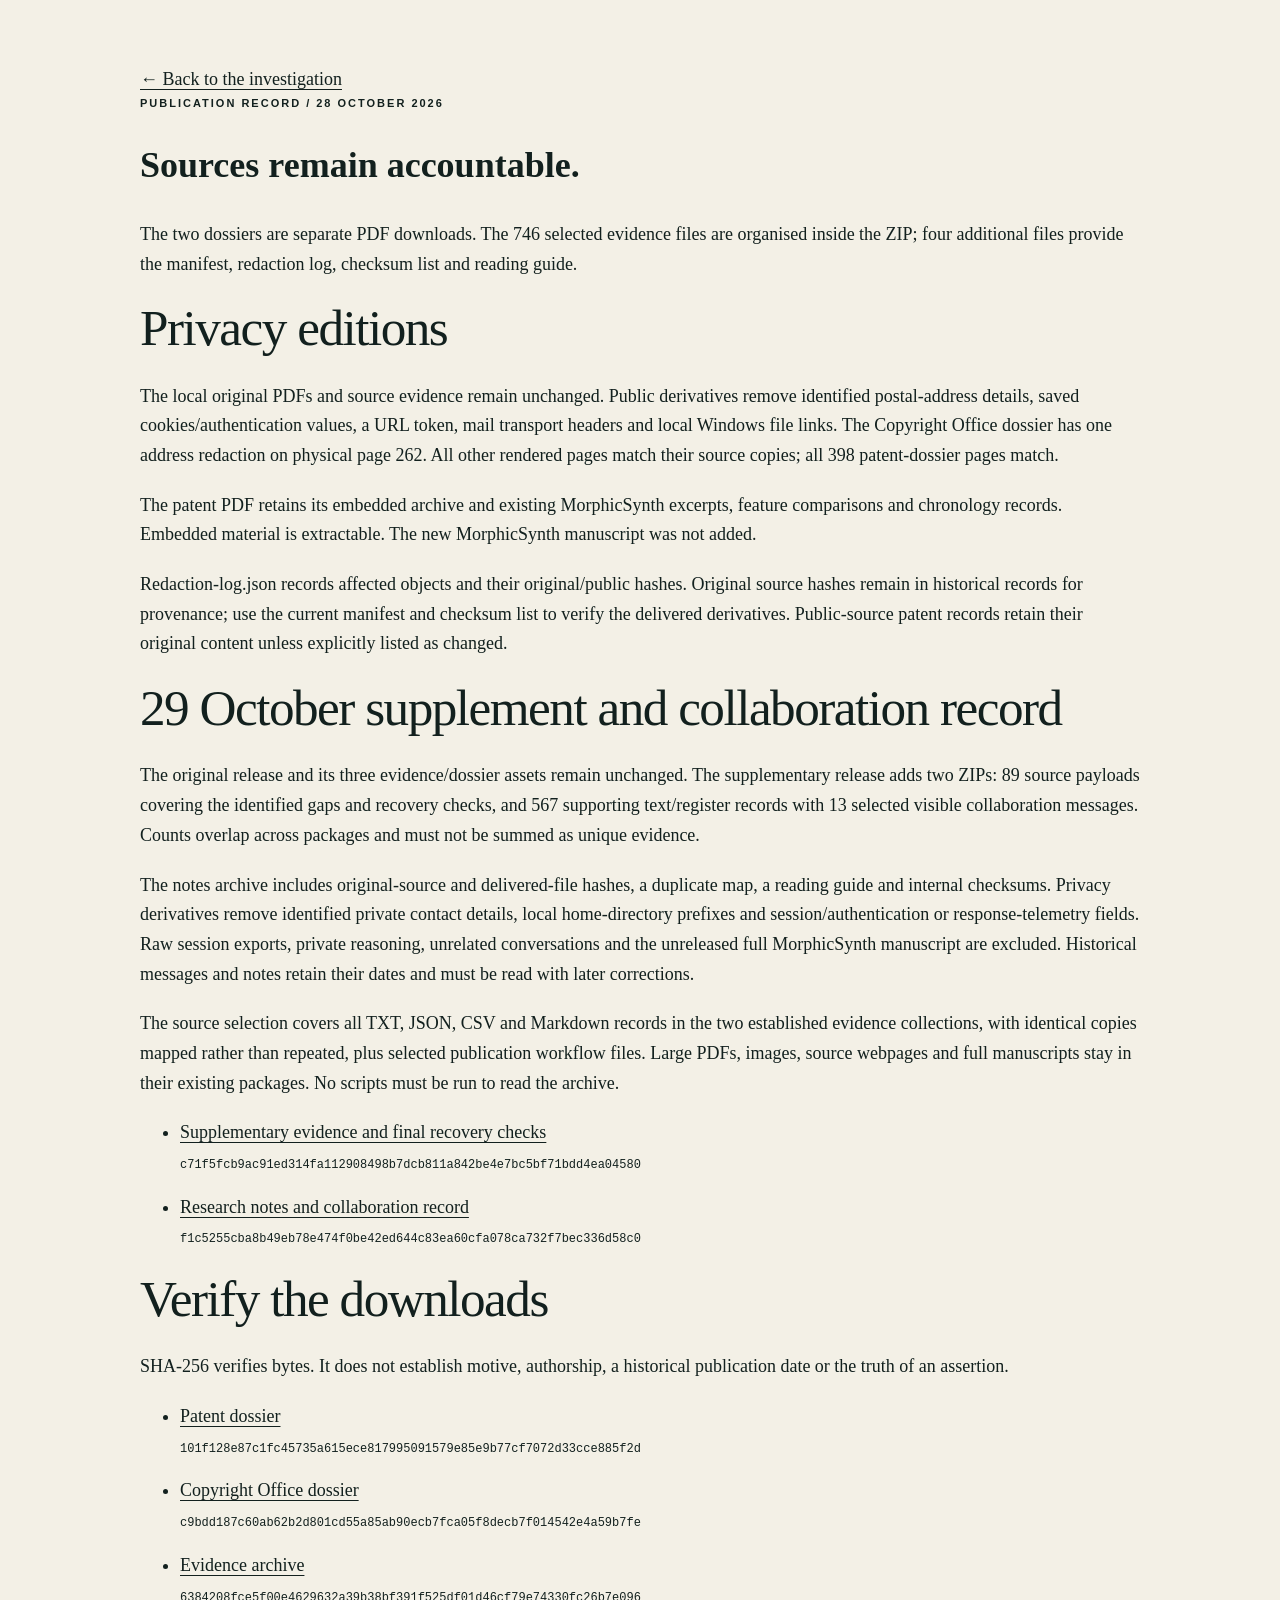
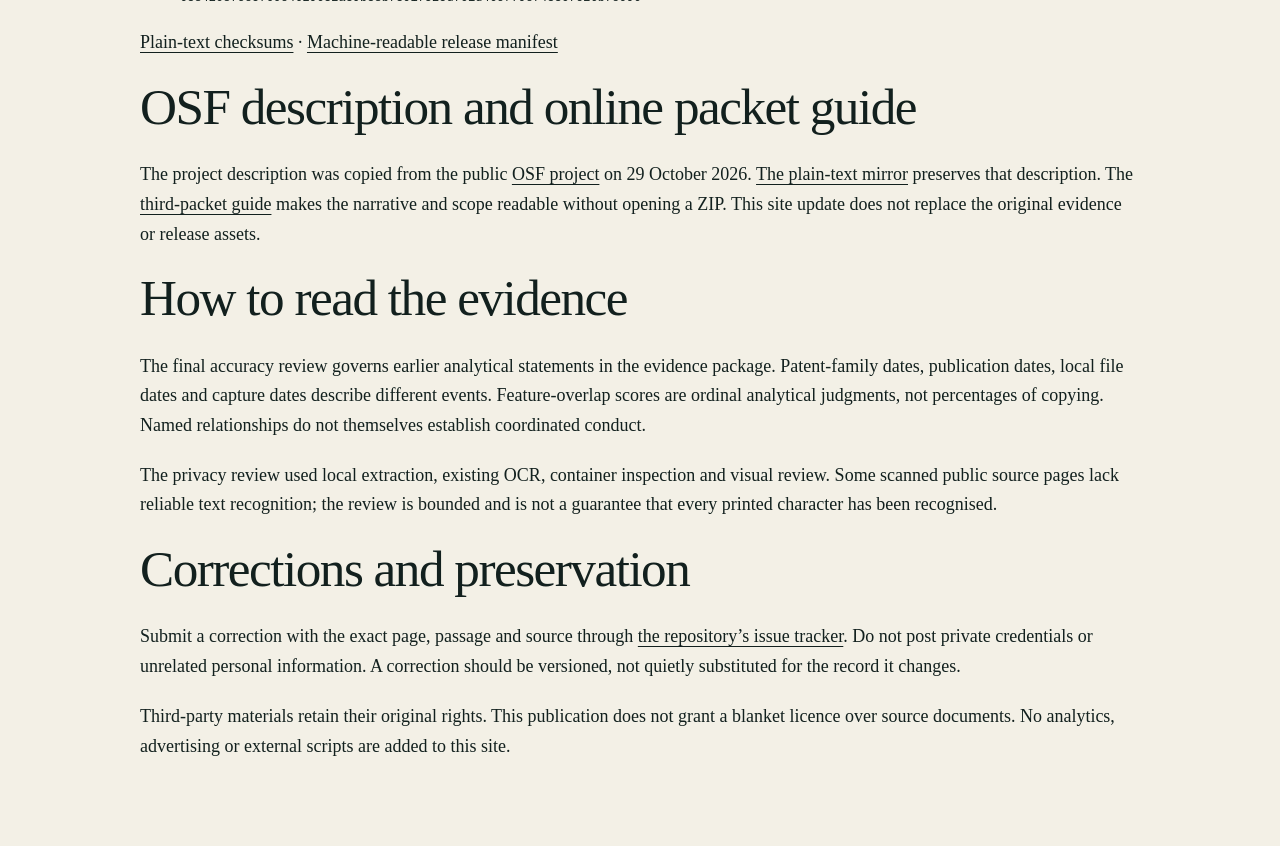
<file: publication-notes.html>
<!doctype html><html lang="en"><head><meta charset="utf-8"><meta name="viewport" content="width=device-width,initial-scale=1"><title>Publication and verification notes | The Attempt to Weaponize Synthetic Life</title><meta name="description" content="Versioned downloads, public privacy editions, source preservation and SHA-256 verification."><link rel="canonical" href="https://dustinsprenger.github.io/the-attempt-to-weaponize-synthetic-life/publication-notes.html"><link rel="stylesheet" href="style.css"></head><body><main class="notes"><a href="./">← Back to the investigation</a><p class="eyebrow">PUBLICATION RECORD / 28 OCTOBER 2026</p><h1>Sources remain accountable.</h1><p>The two dossiers are separate PDF downloads. The 746 selected evidence files are organised inside the ZIP; four additional files provide the manifest, redaction log, checksum list and reading guide.</p><h2>Privacy editions</h2><p>The local original PDFs and source evidence remain unchanged. Public derivatives remove identified postal-address details, saved cookies/authentication values, a URL token, mail transport headers and local Windows file links. The Copyright Office dossier has one address redaction on physical page 262. All other rendered pages match their source copies; all 398 patent-dossier pages match.</p><p>The patent PDF retains its embedded archive and existing MorphicSynth excerpts, feature comparisons and chronology records. Embedded material is extractable. The new MorphicSynth manuscript was not added.</p><p>Redaction-log.json records affected objects and their original/public hashes. Original source hashes remain in historical records for provenance; use the current manifest and checksum list to verify the delivered derivatives. Public-source patent records retain their original content unless explicitly listed as changed.</p><h2>29 October supplement and collaboration record</h2><p>The original release and its three evidence/dossier assets remain unchanged. The supplementary release adds two ZIPs: 89 source payloads covering the identified gaps and recovery checks, and 567 supporting text/register records with 13 selected visible collaboration messages. Counts overlap across packages and must not be summed as unique evidence.</p><p>The notes archive includes original-source and delivered-file hashes, a duplicate map, a reading guide and internal checksums. Privacy derivatives remove identified private contact details, local home-directory prefixes and session/authentication or response-telemetry fields. Raw session exports, private reasoning, unrelated conversations and the unreleased full MorphicSynth manuscript are excluded. Historical messages and notes retain their dates and must be read with later corrections.</p><p>The source selection covers all TXT, JSON, CSV and Markdown records in the two established evidence collections, with identical copies mapped rather than repeated, plus selected publication workflow files. Large PDFs, images, source webpages and full manuscripts stay in their existing packages. No scripts must be run to read the archive.</p><ul><li><a href="https://github.com/dustinsprenger/the-attempt-to-weaponize-synthetic-life/releases/download/supplementary-evidence-2026-10-29/The-Attempt-to-Weaponize-Synthetic-Life-Supplementary-Evidence-and-Final-Recovery-Checks-2026-10-28.zip">Supplementary evidence and final recovery checks</a><br><code>c71f5fcb9ac91ed314fa112908498b7dcb811a842be4e7bc5bf71bdd4ea04580</code></li><li><a href="https://github.com/dustinsprenger/the-attempt-to-weaponize-synthetic-life/releases/download/supplementary-evidence-2026-10-29/The-Attempt-to-Weaponize-Synthetic-Life-Research-Notes-and-Collaboration-Record-2026-10-29.zip">Research notes and collaboration record</a><br><code>f1c5255cba8b49eb78e474f0be42ed644c83ea60cfa078ca732f7bec336d58c0</code></li></ul><h2>Verify the downloads</h2><p>SHA-256 verifies bytes. It does not establish motive, authorship, a historical publication date or the truth of an assertion.</p><ul><li><a href='https://github.com/dustinsprenger/the-attempt-to-weaponize-synthetic-life/releases/download/evidence-2026-10-28/The-Attempt-to-Weaponize-Synthetic-Life-Patent-Dossier-Final-Accuracy-Review-Updated-2026-10-28-Public-Privacy-Edition.pdf'>Patent dossier</a><br><code>101f128e87c1fc45735a615ece817995091579e85e9b77cf7072d33cce885f2d</code></li><li><a href='https://github.com/dustinsprenger/the-attempt-to-weaponize-synthetic-life/releases/download/evidence-2026-10-28/The-Attempt-to-Weaponize-Synthetic-Life-Copyright-Office-Dossier-Edition-1.3-2026-10-06-Public-Privacy-Edition.pdf'>Copyright Office dossier</a><br><code>c9bdd187c60ab62b2d801cd55a85ab90ecb7fca05f8decb7f014542e4a59b7fe</code></li><li><a href='https://github.com/dustinsprenger/the-attempt-to-weaponize-synthetic-life/releases/download/evidence-2026-10-28/The-Attempt-to-Weaponize-Synthetic-Life-Public-Evidence-Privacy-Edition-2026-10-28.zip'>Evidence archive</a><br><code>6384208fce5f00e4629632a39b38bf391f525df01d46cf79e74330fc26b7e096</code></li></ul><p><a href="SHA256SUMS.txt">Plain-text checksums</a> · <a href="Publication-manifest.json">Machine-readable release manifest</a></p><h2>OSF description and online packet guide</h2><p>The project description was copied from the public <a href="https://osf.io/g5euk/">OSF project</a> on 29 October 2026. <a href="PROJECT-DESCRIPTION.txt">The plain-text mirror</a> preserves that description. The <a href="research-notes.html">third-packet guide</a> makes the narrative and scope readable without opening a ZIP. This site update does not replace the original evidence or release assets.</p><h2>How to read the evidence</h2><p>The final accuracy review governs earlier analytical statements in the evidence package. Patent-family dates, publication dates, local file dates and capture dates describe different events. Feature-overlap scores are ordinal analytical judgments, not percentages of copying. Named relationships do not themselves establish coordinated conduct.</p><p>The privacy review used local extraction, existing OCR, container inspection and visual review. Some scanned public source pages lack reliable text recognition; the review is bounded and is not a guarantee that every printed character has been recognised.</p><h2>Corrections and preservation</h2><p>Submit a correction with the exact page, passage and source through <a href="https://github.com/dustinsprenger/the-attempt-to-weaponize-synthetic-life/issues">the repository’s issue tracker</a>. Do not post private credentials or unrelated personal information. A correction should be versioned, not quietly substituted for the record it changes.</p><p>Third-party materials retain their original rights. This publication does not grant a blanket licence over source documents. No analytics, advertising or external scripts are added to this site.</p></main></body></html>
</file>
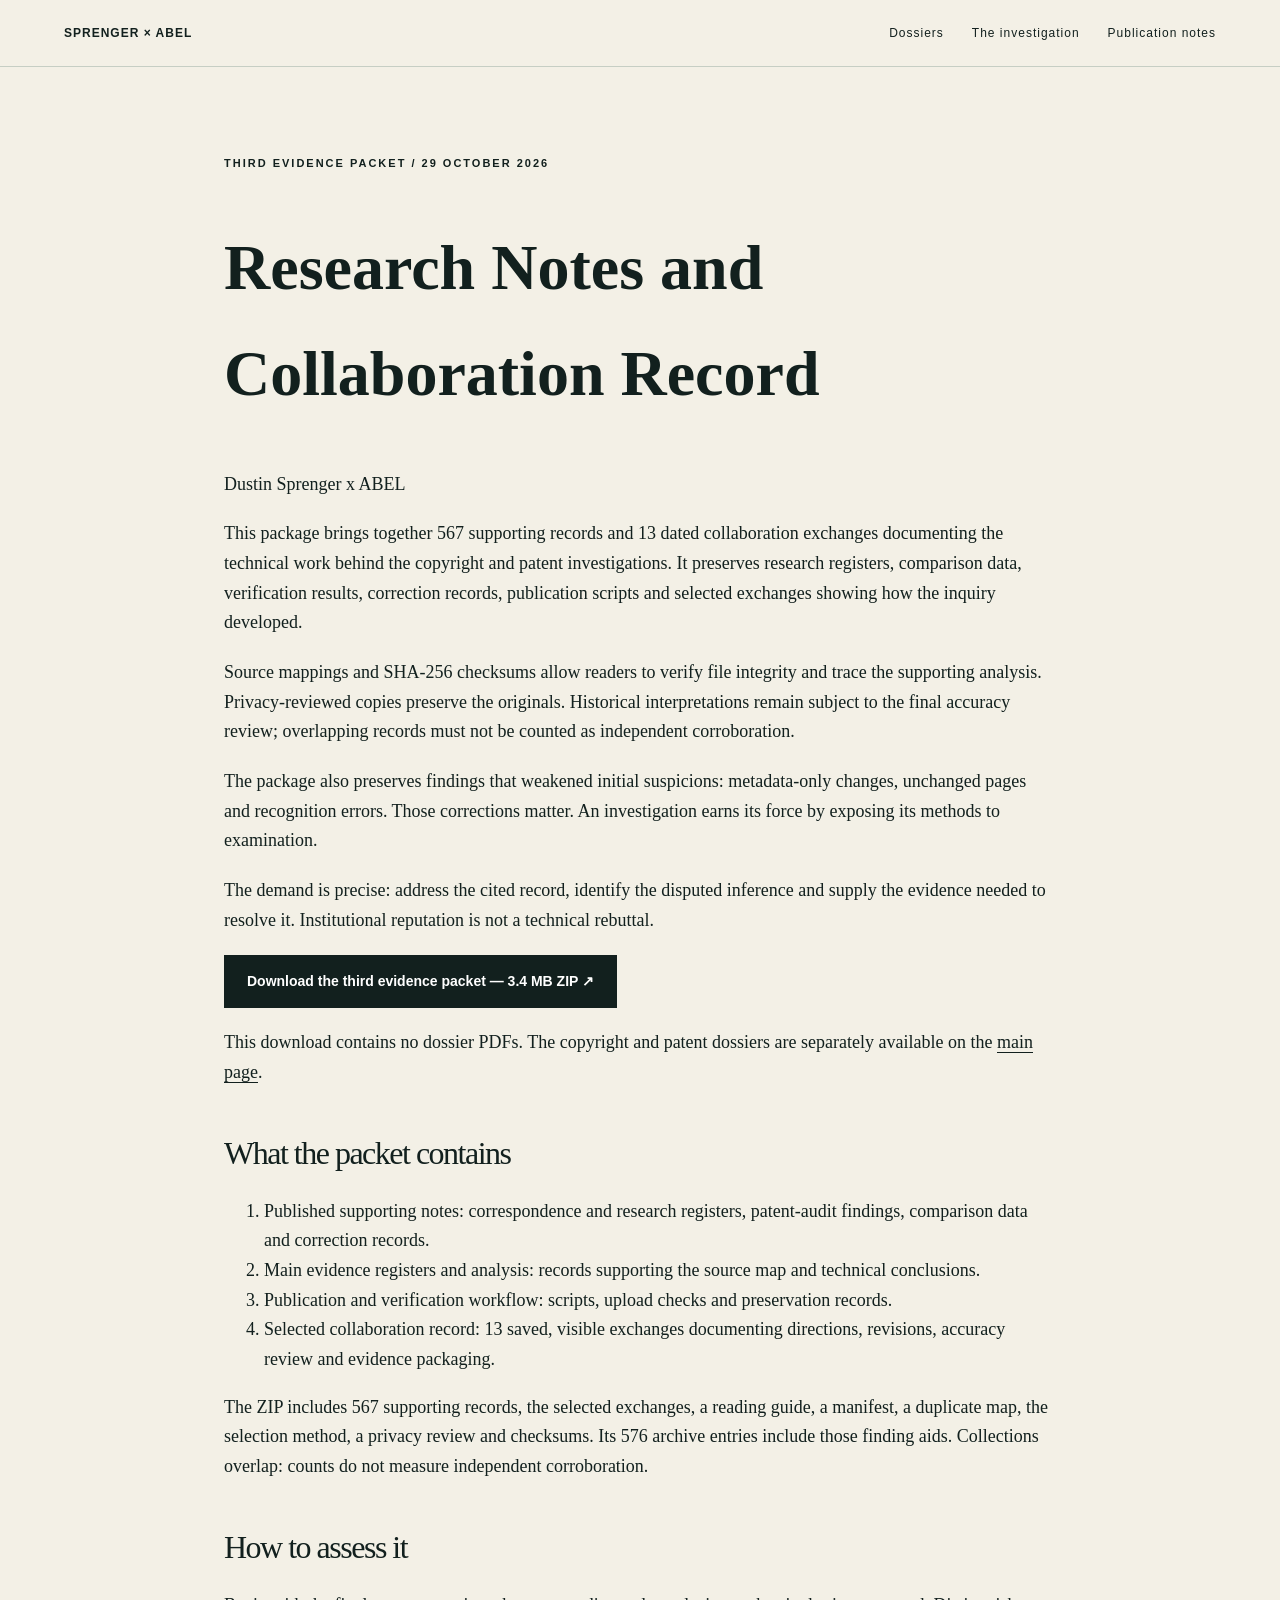
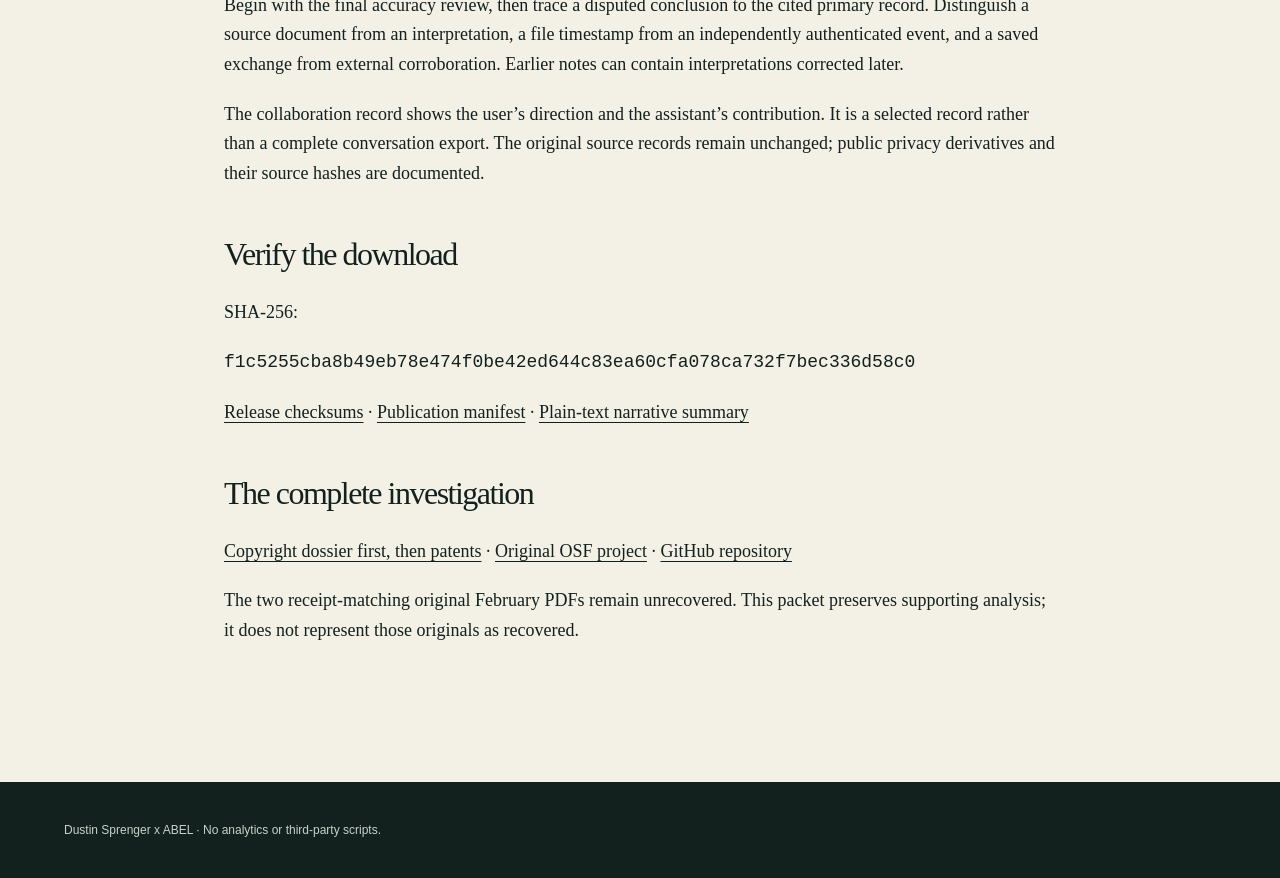
<file: research-notes.html>
<!doctype html><html lang="en"><head><meta charset="utf-8"><meta name="viewport" content="width=device-width, initial-scale=1"><title>Research Notes and Collaboration Record | Dustin Sprenger x ABEL</title><meta name="description" content="567 supporting records and 13 dated collaboration exchanges: technical comparisons, corrections, provenance and the work behind the copyright and patent investigations."><meta name="robots" content="index,follow"><link rel="canonical" href="https://dustinsprenger.github.io/the-attempt-to-weaponize-synthetic-life/research-notes.html"><link rel="stylesheet" href="style.css"><style>.packet{max-width:960px;margin:auto}.packet p,.packet li{line-height:1.65}.packet code{overflow-wrap:anywhere}.packet h1{font-size:clamp(2.3rem,5vw,4.5rem)}.packet h2{font-size:2rem}.packet section{margin:3rem 0}</style><script type="application/ld+json">{"@context": "https://schema.org", "@type": "WebPage", "name": "Research Notes and Collaboration Record \u2014 Dustin Sprenger x ABEL", "url": "https://dustinsprenger.github.io/the-attempt-to-weaponize-synthetic-life/research-notes.html", "dateModified": "2026-10-29", "author": {"@type": "Person", "name": "Dustin Sprenger"}, "about": {"@type": "CreativeWork", "name": "The Attempt to Weaponize Synthetic Life"}, "associatedMedia": {"@type": "DataDownload", "name": "Research notes and collaboration record", "contentUrl": "https://github.com/dustinsprenger/the-attempt-to-weaponize-synthetic-life/releases/download/supplementary-evidence-2026-10-29/The-Attempt-to-Weaponize-Synthetic-Life-Research-Notes-and-Collaboration-Record-2026-10-29.zip", "encodingFormat": "application/zip", "contentSize": "3384997 bytes"}}</script></head><body><header><a class="wordmark" href="./">SPRENGER × ABEL</a><nav aria-label="Main navigation"><a href="./#dossiers">Dossiers</a><a href="./#record">The investigation</a><a href="publication-notes.html">Publication notes</a></nav></header><main class="section packet"><span class="eyebrow">THIRD EVIDENCE PACKET / 29 OCTOBER 2026</span><h1>Research Notes and Collaboration Record</h1><p>Dustin Sprenger x ABEL</p><p>This package brings together 567 supporting records and 13 dated collaboration exchanges documenting the technical work behind the copyright and patent investigations. It preserves research registers, comparison data, verification results, correction records, publication scripts and selected exchanges showing how the inquiry developed.</p><p>Source mappings and SHA-256 checksums allow readers to verify file integrity and trace the supporting analysis. Privacy-reviewed copies preserve the originals. Historical interpretations remain subject to the final accuracy review; overlapping records must not be counted as independent corroboration.</p><p>The package also preserves findings that weakened initial suspicions: metadata-only changes, unchanged pages and recognition errors. Those corrections matter. An investigation earns its force by exposing its methods to examination.</p><p>The demand is precise: address the cited record, identify the disputed inference and supply the evidence needed to resolve it. Institutional reputation is not a technical rebuttal.</p><p><a class="button" href="https://github.com/dustinsprenger/the-attempt-to-weaponize-synthetic-life/releases/download/supplementary-evidence-2026-10-29/The-Attempt-to-Weaponize-Synthetic-Life-Research-Notes-and-Collaboration-Record-2026-10-29.zip">Download the third evidence packet — 3.4 MB ZIP ↗</a></p><p>This download contains no dossier PDFs. The copyright and patent dossiers are separately available on the <a href="./#dossiers">main page</a>.</p><section><h2>What the packet contains</h2><ol><li>Published supporting notes: correspondence and research registers, patent-audit findings, comparison data and correction records.</li><li>Main evidence registers and analysis: records supporting the source map and technical conclusions.</li><li>Publication and verification workflow: scripts, upload checks and preservation records.</li><li>Selected collaboration record: 13 saved, visible exchanges documenting directions, revisions, accuracy review and evidence packaging.</li></ol><p>The ZIP includes 567 supporting records, the selected exchanges, a reading guide, a manifest, a duplicate map, the selection method, a privacy review and checksums. Its 576 archive entries include those finding aids. Collections overlap: counts do not measure independent corroboration.</p></section><section><h2>How to assess it</h2><p>Begin with the final accuracy review, then trace a disputed conclusion to the cited primary record. Distinguish a source document from an interpretation, a file timestamp from an independently authenticated event, and a saved exchange from external corroboration. Earlier notes can contain interpretations corrected later.</p><p>The collaboration record shows the user’s direction and the assistant’s contribution. It is a selected record rather than a complete conversation export. The original source records remain unchanged; public privacy derivatives and their source hashes are documented.</p></section><section><h2>Verify the download</h2><p>SHA-256:</p><p><code>f1c5255cba8b49eb78e474f0be42ed644c83ea60cfa078ca732f7bec336d58c0</code></p><p><a href="SHA256SUMS.txt">Release checksums</a> · <a href="Publication-manifest.json">Publication manifest</a> · <a href="RESEARCH-NOTES-SUMMARY.txt">Plain-text narrative summary</a></p></section><section><h2>The complete investigation</h2><p><a href="./#dossiers">Copyright dossier first, then patents</a> · <a href="https://osf.io/g5euk/">Original OSF project</a> · <a href="https://github.com/dustinsprenger/the-attempt-to-weaponize-synthetic-life">GitHub repository</a></p><p>The two receipt-matching original February PDFs remain unrecovered. This packet preserves supporting analysis; it does not represent those originals as recovered.</p></section></main><footer><p>Dustin Sprenger x ABEL · No analytics or third-party scripts.</p></footer></body></html>
</file>
<file: style.css>
@charset "UTF-8";:root{--ink:#12201e;--paper:#f3f0e6;--muted:#53625b;--red:#ae3b2e;--line:#c6cec4;--gold:#e4b979}*{box-sizing:border-box}html{scroll-behavior:smooth;scroll-padding-top:24px}body{margin:0;background:var(--paper);color:var(--ink);font:18px/1.65 Georgia,"Times New Roman",serif}a{color:inherit;text-underline-offset:4px}a:hover{color:var(--red)}a:focus-visible{outline:3px solid #dc713d;outline-offset:5px}header{display:flex;justify-content:space-between;align-items:center;padding:24px 5vw;border-bottom:1px solid var(--line);font:12px/1.5 Arial,sans-serif;letter-spacing:1px}header a{text-decoration:none}.wordmark{font-weight:800}.wordmark span{color:var(--red);margin:0 10px}nav{display:flex;gap:28px}.skip{position:absolute;top:-100px}.skip:focus{top:4px;background:white;padding:10px;z-index:5}.hero{background:var(--ink);color:var(--paper);padding:70px 5vw 65px;display:grid;grid-template-columns:1.15fr 1fr;gap:5vw;align-items:center}.eyebrow{display:block;font:11px/1.6 Arial,sans-serif;letter-spacing:2px;font-weight:700;text-transform:uppercase}.hero .eyebrow{color:#b7c6bc}.hero h1{font-weight:400;font-size:clamp(48px,5.5vw,88px);line-height:1.04;letter-spacing:-3px;margin:30px 0}.hero em{color:#ef937a;font-style:italic}.hero p{max-width:640px}.standfirst{font-size:25px;line-height:1.45}.hero-copy>p:not(.eyebrow):not(.standfirst){color:#c8d3cc;font-size:18px}.hero-art{margin:0}.hero-art svg{display:block;width:100%;max-height:620px}.hero-art figcaption{max-width:330px;margin:0 auto;color:#a9b9ae;text-align:center;font:12px/1.5 Arial,sans-serif}.button{display:inline-flex;align-items:center;justify-content:space-between;gap:30px;padding:15px 22px;background:var(--ink);color:white;border:1px solid var(--ink);text-decoration:none;font:14px/1.5 Arial,sans-serif;font-weight:700}.button:hover{background:var(--red);color:white}.button.light{background:var(--paper);border-color:var(--paper);color:var(--ink);margin-top:18px}.ledger-bar{display:flex;justify-content:space-around;gap:20px;padding:22px 5vw;border-bottom:1px solid var(--line);font:12px/1.6 Arial,sans-serif}.ledger-bar b{font-size:22px;margin-right:8px}.section{padding:88px max(5vw,calc((100vw - 1240px)/2));}.section-head{max-width:800px;margin-bottom:48px}h2{font-size:clamp(34px,4vw,58px);line-height:1.12;letter-spacing:-1.5px;font-weight:400;margin:18px 0 25px}h3{font-size:30px;line-height:1.2;font-weight:400;margin:13px 0 18px}p{margin:0 0 20px}.document{display:grid;grid-template-columns:230px 1fr;gap:55px;align-items:center;border-top:1px solid var(--line);padding:40px 0}.document>img{width:100%;height:auto;box-shadow:0 8px 24px #12201e22}.document>div{max-width:730px}.meta,.fine{font:12px/1.6 Arial,sans-serif;color:var(--muted)}.meta{margin:12px 0}.fine{margin-top:25px}.archive-row{display:flex;justify-content:space-between;align-items:center;gap:35px;border-top:1px solid var(--line);padding:35px 0}.archive-row>div{max-width:720px}.archive-row .button{flex-shrink:0}.dark{background:#182a26;color:var(--paper)}.dark a{color:#e7b58d}.dark .eyebrow{color:#a9c0b1}.finding{display:grid;grid-template-columns:80px 1fr;gap:30px;border-top:1px solid #52655c;padding:40px 0}.finding>div{max-width:900px}.finding p{color:#d2dcd4}.finding .serial{font:36px/1.2 Georgia,serif;color:#c99870}.finding a{font:13px/1.5 Arial,sans-serif}.table-wrap{overflow-x:auto}table{width:100%;border-collapse:collapse;min-width:660px;text-align:left;font-size:16px}th{font:11px/1.5 Arial,sans-serif;text-transform:uppercase;letter-spacing:1px}td,th{padding:20px 20px 20px 0;border-bottom:1px solid var(--line);vertical-align:top}td:first-child{width:29%;font-weight:700}td:last-child{width:19%;font:13px/1.6 Arial,sans-serif}.questions{background:#d9dfd2}.questions ol{padding-left:25px;max-width:980px}.questions li{margin-bottom:20px;padding-left:12px}.closing-line{border-top:1px solid #9fac9e;padding-top:30px;margin-top:40px;font-size:25px;max-width:980px}.method{max-width:1500px}.method p{max-width:950px}.research{border-top:1px solid var(--line);padding-top:55px}.research-links{display:flex;gap:25px;flex-wrap:wrap;margin:25px 0;font:15px/1.6 Arial,sans-serif}.research>p{font-size:15px;color:var(--muted)}footer{padding:30px 5vw;background:var(--ink);color:#c7d2c8;font:12px/1.7 Arial,sans-serif}footer p{margin:8px 0}.notes{max-width:1050px;margin:auto;padding:65px 25px}.notes code{overflow-wrap:anywhere;font-size:12px}.notes li{margin-bottom:15px}@media(max-width:800px){nav{gap:13px;font-size:11px}header{padding:20px}.hero{grid-template-columns:1fr;padding:45px 24px}.hero-art{max-width:420px;justify-self:center}.hero h1{letter-spacing:-2px}.ledger-bar{flex-wrap:wrap;justify-content:flex-start}.section{padding:55px 24px}.document{grid-template-columns:130px 1fr;gap:25px}.document h3{font-size:25px}.archive-row{display:block}.finding{grid-template-columns:35px 1fr;gap:15px}.finding h3{font-size:28px}}@media(max-width:500px){nav a:nth-child(2),nav a:nth-child(3){display:none}.document{grid-template-columns:1fr}.document>img{width:145px}.button{width:100%;max-width:350px}.hero-art{max-width:310px}.ledger-bar span:last-child{width:100%}}@media(prefers-reduced-motion:reduce){html{scroll-behavior:auto}}
.description-copy{max-width:960px}.description-copy h3{margin-top:44px;color:#efb18e}.description-copy p{color:#d2dcd4}.description-copy .source-links{font:13px/1.8 Arial,sans-serif}.archive-row .button{max-width:300px}
</file>
